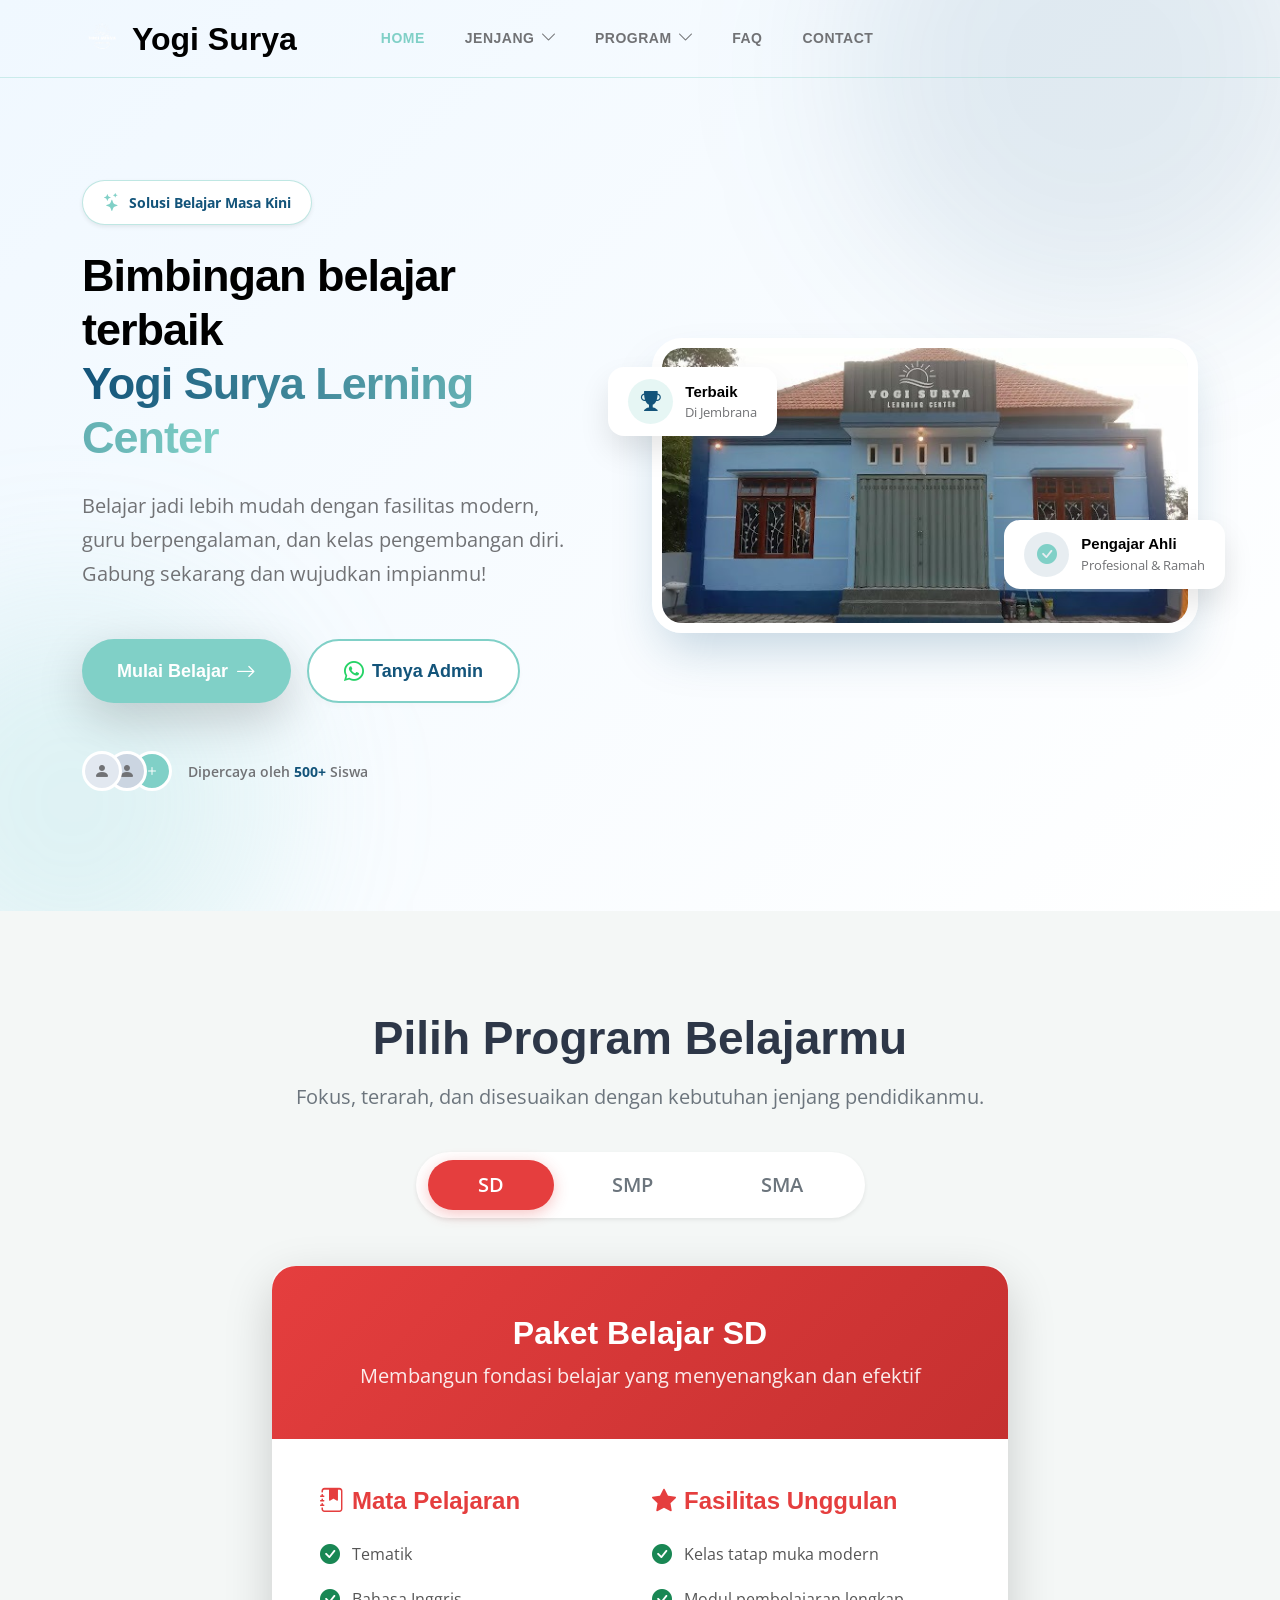
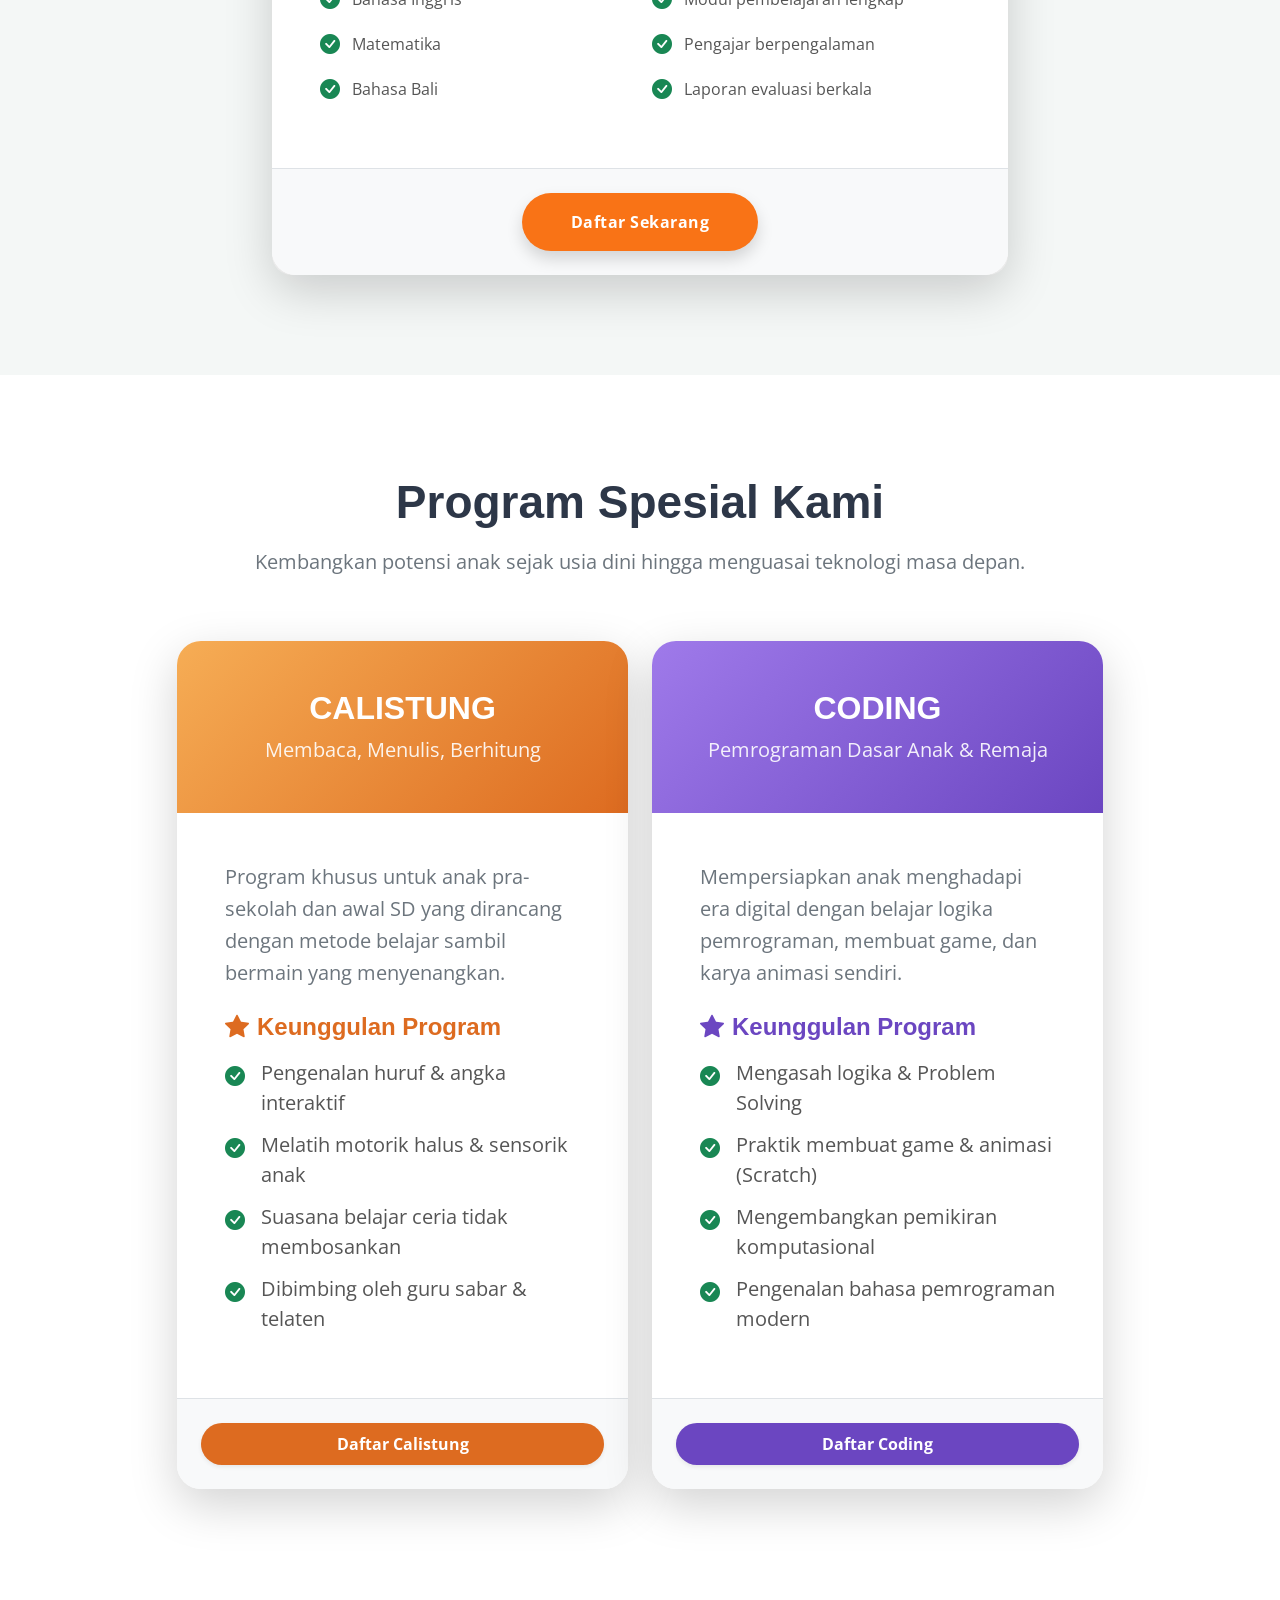
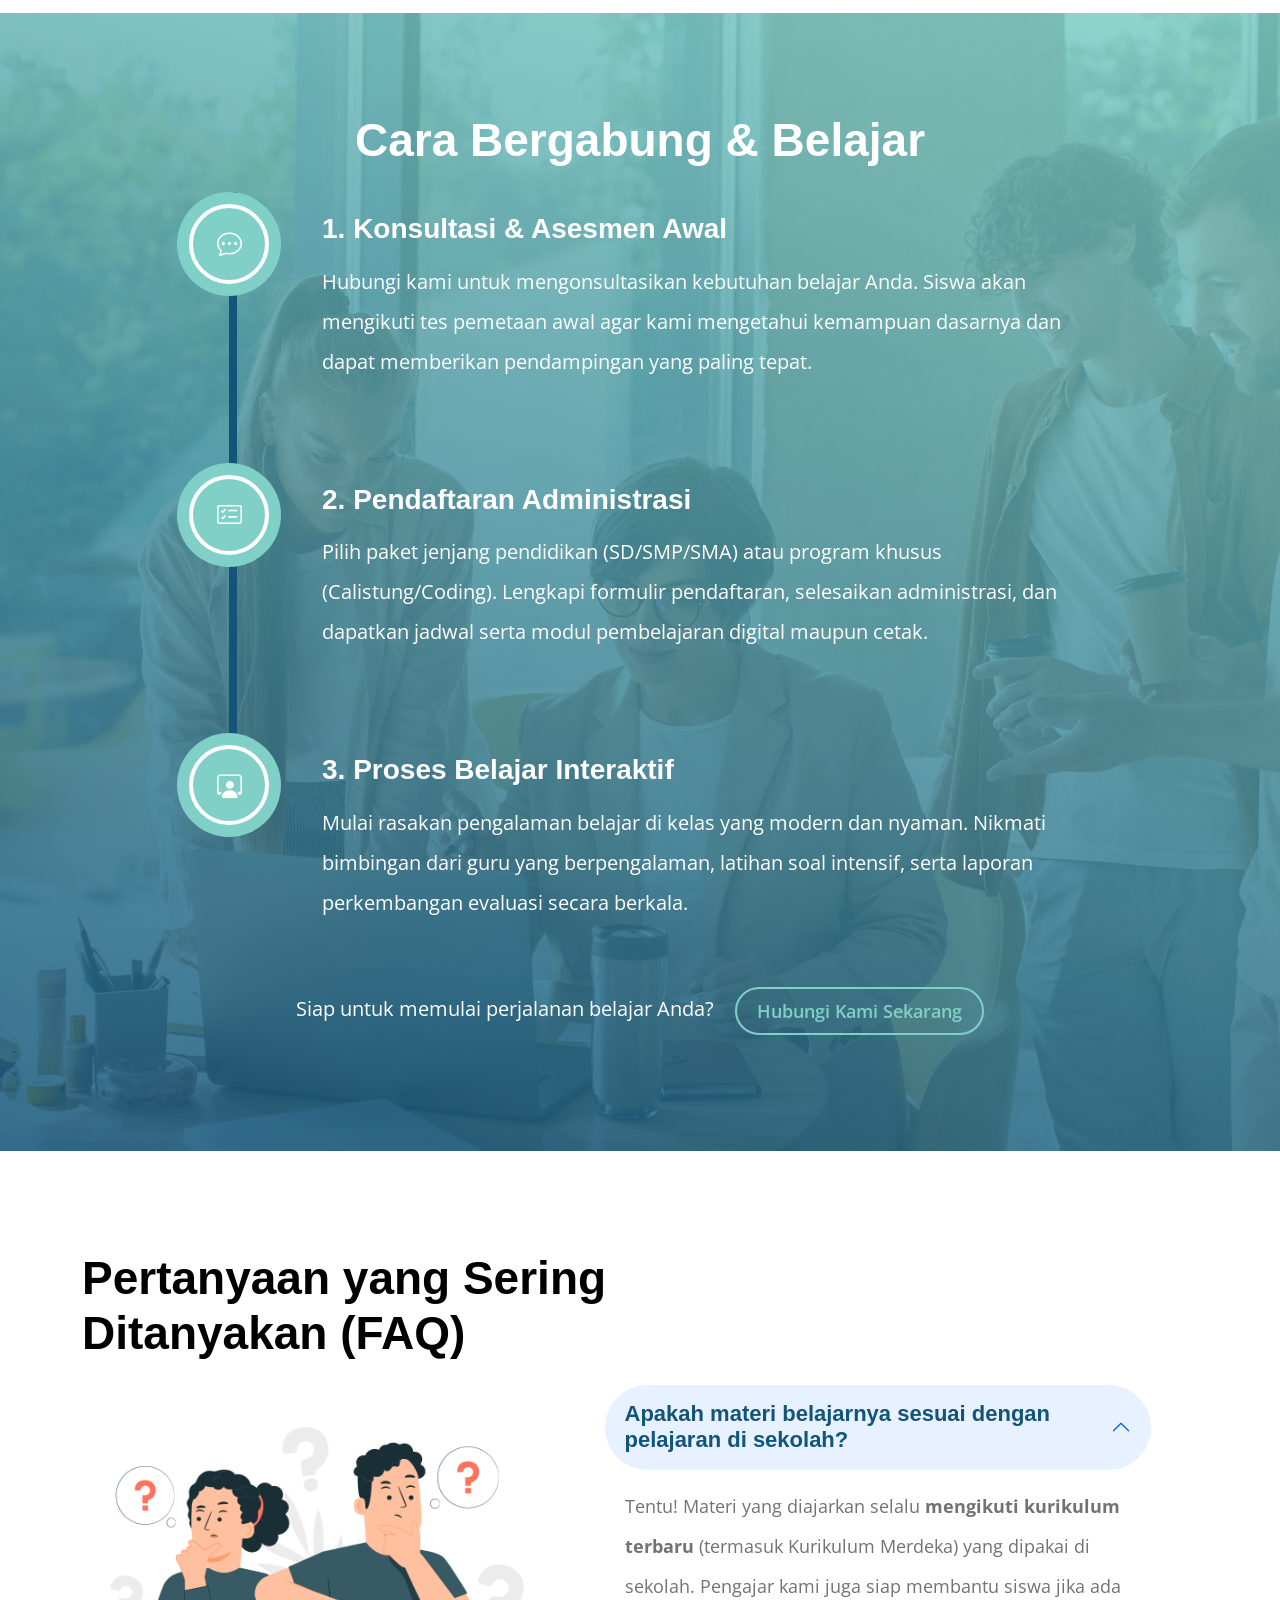
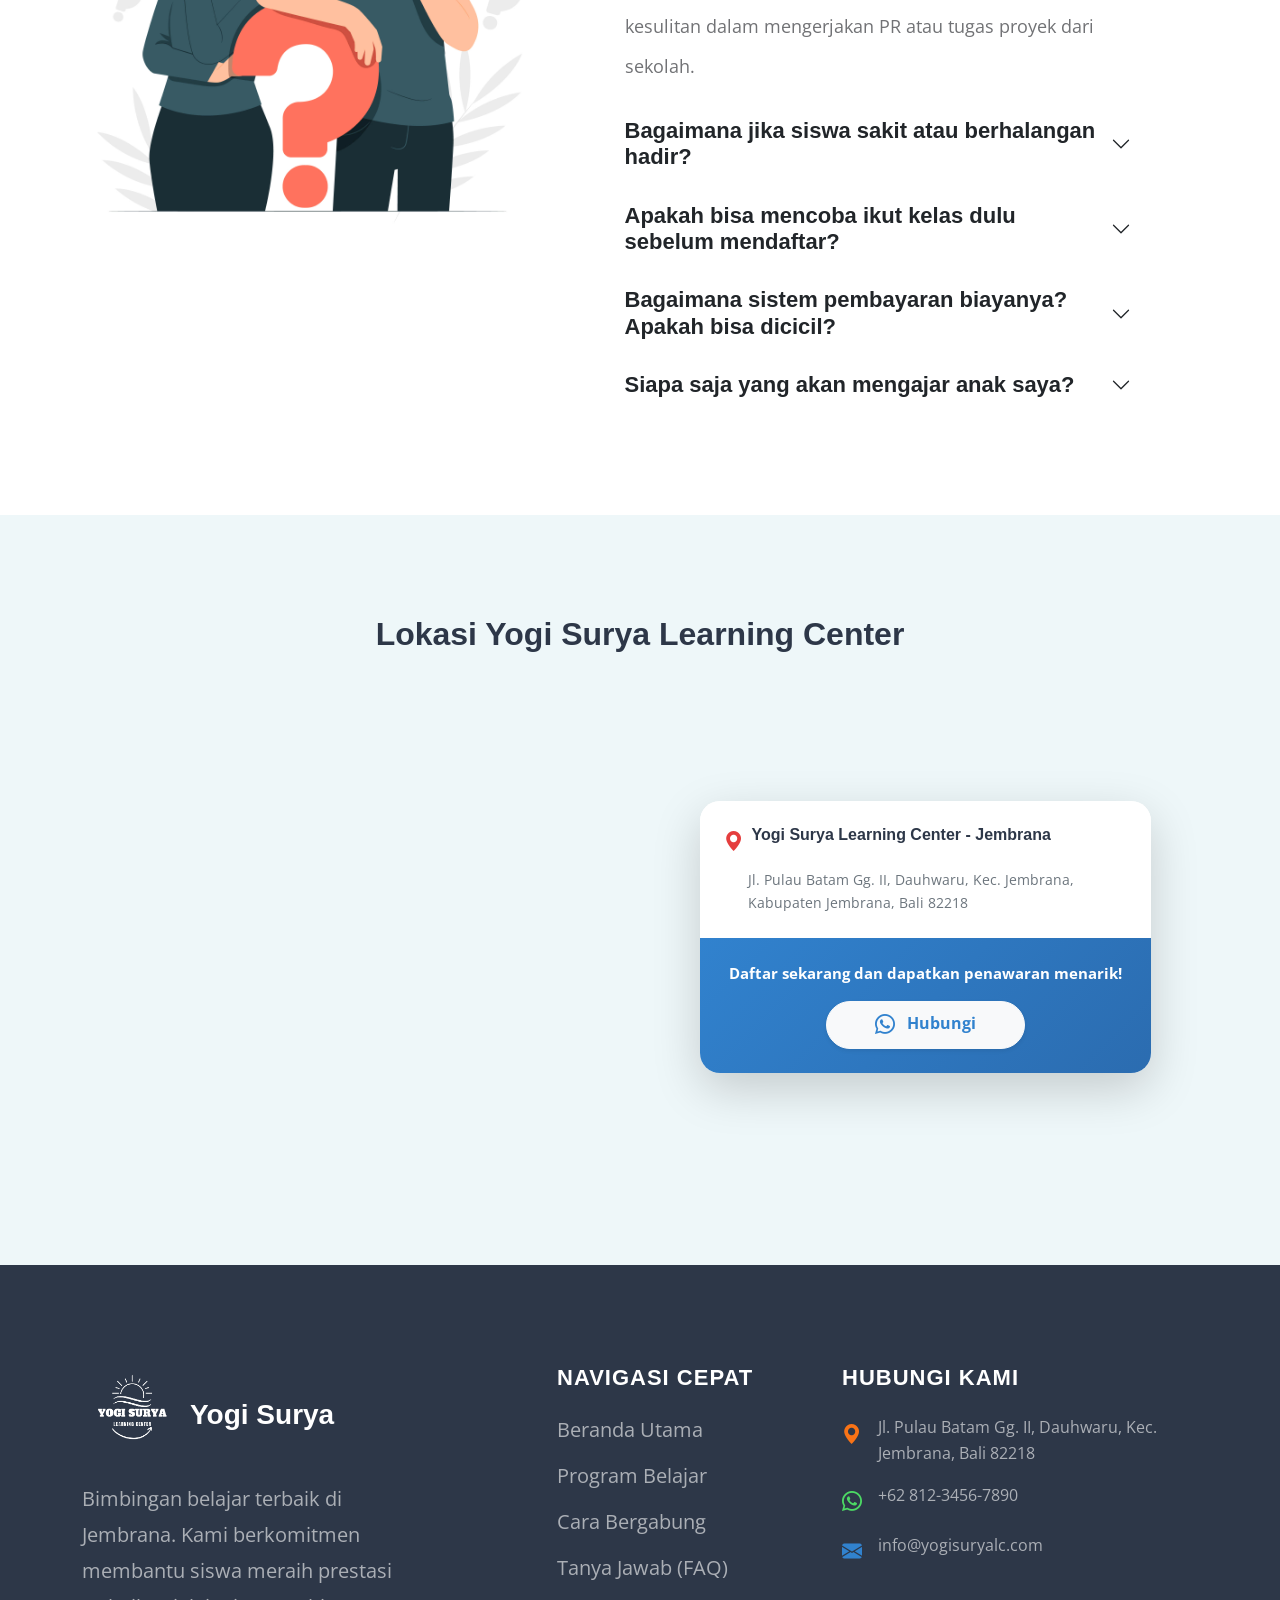
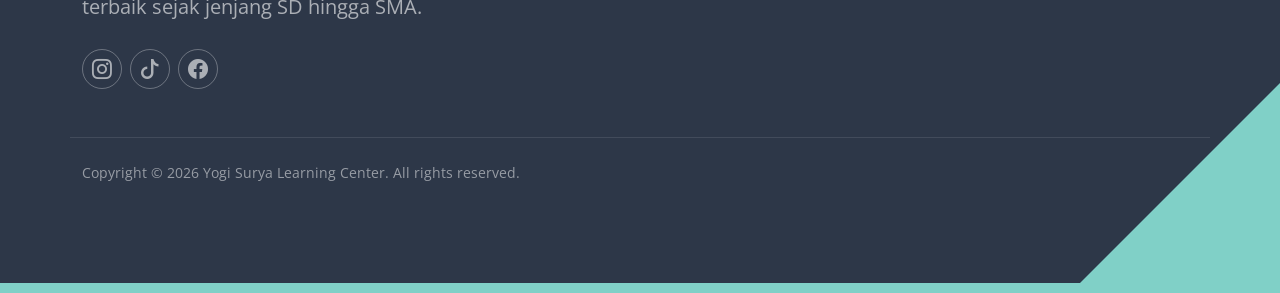
<file: index.html>
<!doctype html>
<html lang="en">
    <head>
        <meta charset="utf-8">
        <meta name="viewport" content="width=device-width, initial-scale=1">

        <meta name="description" content="">
        <meta name="author" content="">

        <title>Yogi Surya Learning Center</title>

        <!-- CSS FILES -->        
        <link rel="preconnect" href="https://fonts.googleapis.com">
        
        <link rel="preconnect" href="https://fonts.gstatic.com" crossorigin>

        <link href="https://fonts.googleapis.com/css2?family=Montserrat:wght@500;600;700&family=Open+Sans&display=swap" rel="stylesheet">
                        
        <link href="css/bootstrap.min.css" rel="stylesheet">

        <link href="css/bootstrap-icons.css" rel="stylesheet">

        <link href="css/templatemo-topic-listing.css" rel="stylesheet">      
<!--

TemplateMo 590 topic listing

https://templatemo.com/tm-590-topic-listing

-->
    </head>
    
    <body id="top">

        <main>
            <style>
                /* Mengubah warna teks navbar menjadi gelap agar terbaca di background terang */
                .navbar .navbar-brand span { color: var(--dark-color) !important; font-weight: var(--font-weight-bold); }
                .navbar-nav .nav-link { color: var(--p-color) !important; font-weight: var(--font-weight-semibold); }
                .navbar-nav .nav-link:hover, .navbar-nav .nav-link.active { color: var(--secondary-color) !important; }
                
                /* Mengubah ikon menu (hamburger) mobile menjadi gelap */
                .navbar-toggler-icon { filter: invert(1); } 
                
                /* Efek saat discroll (Sticky Navbar) */
                .sticky-wrapper.is-sticky .navbar { background-color: var(--white-color) !important; box-shadow: 0 4px 15px rgba(0,0,0,0.05); border-bottom: none; }
            </style>

            <nav class="navbar navbar-expand-lg">
                <div class="container">
                    <a class="navbar-brand d-flex align-items-center" href="index.html">
                        <img src="images/logo.png" class="logo img-fluid" alt="Yogi Surya Learning Center Logo" style="width: 40px; height: 40px; object-fit: cover; border-radius: 50%; margin-right: 10px;">
                        <span>Yogi Surya</span>
                    </a>

                    <div class="d-lg-none ms-auto me-4">
                        <a href="#section_6" class="navbar-icon bi-telephone smoothscroll" style="color: var(--dark-color); background: transparent;"></a>
                    </div>
    
                    <button class="navbar-toggler" type="button" data-bs-toggle="collapse" data-bs-target="#navbarNav" aria-controls="navbarNav" aria-expanded="false" aria-label="Toggle navigation">
                        <span class="navbar-toggler-icon"></span>
                    </button>
    
                    <div class="collapse navbar-collapse" id="navbarNav">
                        <ul class="navbar-nav ms-lg-5 me-lg-auto">
                            <li class="nav-item">
                                <a class="nav-link click-scroll" href="#section_1">Home</a>
                            </li>

                            <li class="nav-item dropdown">
                                <a class="nav-link dropdown-toggle" href="#" id="navbarLightDropdownMenuLink" role="button" data-bs-toggle="dropdown" aria-expanded="false">Jenjang</a>

                                <ul class="dropdown-menu dropdown-menu-light shadow-sm border-0" aria-labelledby="navbarLightDropdownMenuLink" style="border-radius: 12px;">
                                    <li><a class="dropdown-item click-scroll" href="#section_2" onclick="document.getElementById('tab-sd').click()">SD</a></li>
                                    <li><a class="dropdown-item click-scroll" href="#section_2" onclick="document.getElementById('tab-smp').click()">SMP</a></li>
                                    <li><a class="dropdown-item click-scroll" href="#section_2" onclick="document.getElementById('tab-sma').click()">SMA</a></li>
                                </ul>
                            </li>
    
                            <li class="nav-item dropdown">
                                <a class="nav-link dropdown-toggle" href="#" id="navbarLightDropdownMenuLink2" role="button" data-bs-toggle="dropdown" aria-expanded="false">Program</a>

                                <ul class="dropdown-menu dropdown-menu-light shadow-sm border-0" aria-labelledby="navbarLightDropdownMenuLink2" style="border-radius: 12px;">
                                    <li><a class="dropdown-item click-scroll" href="#section_3">CALISTUNG</a></li>
                                    <li><a class="dropdown-item click-scroll" href="#section_3">CODING</a></li>
                                </ul>
                            </li>

                            <li class="nav-item">
                                <a class="nav-link click-scroll" href="#section_5">FAQ</a>
                            </li>
    
                            <li class="nav-item">
                                <a class="nav-link click-scroll" href="#section_6">Contact</a>
                            </li>

                        </ul>
                    </div>
                </div>
            </nav>
            
            <section class="hero-section d-flex align-items-center" id="section_1" style="background: linear-gradient(135deg, var(--section-bg-color) 0%, var(--white-color) 100%); padding-top: 180px; padding-bottom: 120px; position: relative; overflow: hidden;">
                
                <style>
                    /* Animasi melayang untuk elemen kartu di sekitar gambar */
                    @keyframes float {
                        0% { transform: translateY(0px); }
                        50% { transform: translateY(-15px); }
                        100% { transform: translateY(0px); }
                    }
                    .floating-badge {
                        animation: float 4s ease-in-out infinite;
                    }
                    .floating-badge-delayed {
                        animation: float 4s ease-in-out infinite;
                        animation-delay: 2s;
                    }
                    /* Efek hover pada tombol */
                    .btn-hover-lift { transition: all 0.3s ease; }
                    .btn-hover-lift:hover { transform: translateY(-3px); box-shadow: 0 15px 30px rgba(19, 84, 122, 0.2) !important; }
                    .btn-outline-modern:hover { background-color: var(--section-bg-color); transform: translateY(-3px); }
                </style>

                <div style="position: absolute; top: -20%; right: -5%; width: 500px; height: 500px; background: rgba(19, 84, 122, 0.1); filter: blur(80px); border-radius: 50%; z-index: 0;"></div>
                <div style="position: absolute; bottom: -10%; left: -10%; width: 400px; height: 400px; background: rgba(128, 208, 199, 0.2); filter: blur(80px); border-radius: 50%; z-index: 0;"></div>

                <div class="container position-relative" style="z-index: 1;">
                    <div class="row align-items-center">

                        <div class="col-lg-6 col-12 pe-lg-5 mb-5 mb-lg-0 text-center text-lg-start">
                            
                            <div class="mb-4 d-inline-flex align-items-center shadow-sm" style="background: var(--white-color); color: var(--primary-color); padding: 8px 20px; border-radius: 50px; font-size: 14px; font-weight: var(--font-weight-bold); border: 1px solid rgba(128, 208, 199, 0.5);">
                                <i class="bi-stars me-2" style="color: var(--secondary-color); font-size: 18px;"></i> Solusi Belajar Masa Kini
                            </div>

                            <h1 class="mb-4" style="font-size: clamp(36px, 4vw, 45px); font-family: var(--title-font-family); font-weight: var(--font-weight-bold); line-height: 1.2; letter-spacing: -1px; color: var(--dark-color);">
                                Bimbingan belajar terbaik <br>
                                <span style="background: linear-gradient(90deg, var(--primary-color), var(--secondary-color)); -webkit-background-clip: text; -webkit-text-fill-color: transparent;">Yogi Surya Lerning Center</span>
                            </h1>

                            <p class="mb-5 mx-auto mx-lg-0" style="font-size: var(--p-font-size); color: var(--p-color); font-family: var(--body-font-family); line-height: 1.7; max-width: 500px;">
                                Belajar jadi lebih mudah dengan fasilitas modern, guru berpengalaman, dan kelas pengembangan diri. Gabung sekarang dan wujudkan impianmu!
                            </p>

                            <div class="d-flex flex-column flex-sm-row justify-content-center justify-content-lg-start gap-3">
                                <a href="#section_2" class="btn text-white rounded-pill shadow-lg btn-hover-lift d-flex align-items-center justify-content-center click-scroll" style="background: var(--custom-btn-bg-color); font-family: var(--title-font-family); font-weight: var(--font-weight-semibold); font-size: var(--btn-font-size); padding: 15px 35px; border: none; transition: 0.3s;" onmouseover="this.style.backgroundColor='var(--custom-btn-bg-hover-color)'" onmouseout="this.style.backgroundColor='var(--custom-btn-bg-color)'">
                                    Mulai Belajar <i class="bi-arrow-right ms-2 fs-5"></i>
                                </a>
                                
                                <a href="https://wa.me/6281234567890" target="_blank" class="btn rounded-pill btn-outline-modern d-flex align-items-center justify-content-center" style="background: var(--white-color); color: var(--primary-color); font-family: var(--title-font-family); font-weight: var(--font-weight-semibold); font-size: var(--btn-font-size); padding: 15px 35px; border: 2px solid var(--secondary-color); box-shadow: 0 4px 6px rgba(0,0,0,0.02);">
                                    <i class="bi-whatsapp me-2 fs-5" style="color: #25D366;"></i> Tanya Admin
                                </a>
                            </div>

                            <div class="mt-5 d-flex align-items-center justify-content-center justify-content-lg-start">
                                <div class="d-flex me-3">
                                    <div style="width: 40px; height: 40px; border-radius: 50%; background: #e2e8f0; border: 3px solid var(--white-color); display: flex; align-items: center; justify-content: center; z-index: 3;"><i class="bi-person-fill" style="color: var(--p-color);"></i></div>
                                    <div style="width: 40px; height: 40px; border-radius: 50%; background: #cbd5e1; border: 3px solid var(--white-color); display: flex; align-items: center; justify-content: center; margin-left: -15px; z-index: 2;"><i class="bi-person-fill" style="color: var(--p-color);"></i></div>
                                    <div style="width: 40px; height: 40px; border-radius: 50%; background: var(--secondary-color); border: 3px solid var(--white-color); display: flex; align-items: center; justify-content: center; margin-left: -15px; z-index: 1;"><i class="bi-plus text-white fw-bold"></i></div>
                                </div>
                                <div style="font-size: 14px; color: var(--p-color); font-weight: var(--font-weight-semibold); font-family: var(--body-font-family);">
                                    Dipercaya oleh <span style="color: var(--primary-color); font-weight: var(--font-weight-bold);">500+</span> Siswa
                                </div>
                            </div>
                        </div>

                        <div class="col-lg-6 col-12 mt-5 mt-lg-0 position-relative text-center">
                            
                            <div class="position-relative d-inline-block">
                                <img src="images/kantor.jpg" class="img-fluid" alt="Gedung Bimbel Yogi Surya" style="border-radius: 30px; box-shadow: 0 25px 50px -12px rgba(19, 84, 122, 0.25); border: 10px solid var(--white-color); object-fit: cover; max-height: 480px; position: relative; z-index: 2;">
                                
                                <div class="floating-badge position-absolute" style="top: 10%; left: -8%; background: var(--white-color); padding: 12px 20px; border-radius: 16px; box-shadow: 0 15px 30px rgba(0,0,0,0.1); display: flex; align-items: center; z-index: 3;">
                                    <div style="background: rgba(128, 208, 199, 0.2); color: var(--primary-color); width: 45px; height: 45px; border-radius: 50%; display: flex; justify-content: center; align-items: center; margin-right: 12px;">
                                        <i class="bi-trophy-fill fs-5"></i>
                                    </div>
                                    <div class="text-start">
                                        <p class="mb-0" style="color: var(--dark-color); font-size: 15px; font-weight: var(--font-weight-bold); font-family: var(--title-font-family);">Terbaik</p>
                                        <p class="mb-0" style="color: var(--p-color); font-size: 13px; font-family: var(--body-font-family);">Di Jembrana</p>
                                    </div>
                                </div>

                                <div class="floating-badge-delayed position-absolute" style="bottom: 15%; right: -5%; background: var(--white-color); padding: 12px 20px; border-radius: 16px; box-shadow: 0 15px 30px rgba(0,0,0,0.1); display: flex; align-items: center; z-index: 3;">
                                    <div style="background: rgba(19, 84, 122, 0.1); color: var(--secondary-color); width: 45px; height: 45px; border-radius: 50%; display: flex; justify-content: center; align-items: center; margin-right: 12px;">
                                        <i class="bi-check-circle-fill fs-5"></i>
                                    </div>
                                    <div class="text-start">
                                        <p class="mb-0" style="color: var(--dark-color); font-size: 15px; font-weight: var(--font-weight-bold); font-family: var(--title-font-family);">Pengajar Ahli</p>
                                        <p class="mb-0" style="color: var(--p-color); font-size: 13px; font-family: var(--body-font-family);">Profesional & Ramah</p>
                                    </div>
                                </div>
                            </div>

                        </div>

                    </div>
                </div>
            </section>


            <section class="explore-section section-padding" id="section_2" style="background-color: #f4f7f6;">
                <style>
                    /* Style untuk Tab Navigasi */
                    .nav-pills .nav-link { color: #6c757d; transition: all 0.3s ease; font-weight: 600; border: 2px solid transparent; }
                    .nav-pills .nav-link:hover { color: #333; background-color: #f8f9fa; }
                    
                    /* Warna Kustom saat Tab Aktif */
                    .nav-pills .nav-link#tab-sd.active { background-color: #e53e3e !important; color: white !important; box-shadow: 0 4px 15px rgba(229, 62, 62, 0.3); }
                    .nav-pills .nav-link#tab-smp.active { background-color: #3182ce !important; color: white !important; box-shadow: 0 4px 15px rgba(49, 130, 206, 0.3); }
                    .nav-pills .nav-link#tab-sma.active { background-color: #718096 !important; color: white !important; box-shadow: 0 4px 15px rgba(45, 55, 72, 0.3); }
                    
                    /* Custom List Icon */
                    .feature-list { list-style: none; padding-left: 0; }
                    .feature-list li { margin-bottom: 15px; display: flex; align-items: center; color: #555; font-size: 16px; }
                    .feature-list li i { font-size: 20px; margin-right: 12px; }
                </style>

                <div class="container">
                    <div class="row mb-5">
                        <div class="col-12 text-center">
                            <h2 class="mb-3" style="font-weight: 700; color: #2d3748;">Pilih Program Belajarmu</h2>
                            <p class="text-muted">Fokus, terarah, dan disesuaikan dengan kebutuhan jenjang pendidikanmu.</p>
                        </div>

                        <div class="col-12 d-flex justify-content-center mt-4">
                            <ul class="nav nav-pills bg-white p-2 shadow-sm" id="pills-tab" role="tablist" style="border-radius: 50px;">
                                <li class="nav-item" role="presentation">
                                    <button class="nav-link active px-5 py-2 mx-1" id="tab-sd" data-bs-toggle="pill" data-bs-target="#content-sd" type="button" role="tab" style="border-radius: 50px;">SD</button>
                                </li>
                                <li class="nav-item" role="presentation">
                                    <button class="nav-link px-5 py-2 mx-1" id="tab-smp" data-bs-toggle="pill" data-bs-target="#content-smp" type="button" role="tab" style="border-radius: 50px;">SMP</button>
                                </li>
                                <li class="nav-item" role="presentation">
                                    <button class="nav-link px-5 py-2 mx-1" id="tab-sma" data-bs-toggle="pill" data-bs-target="#content-sma" type="button" role="tab" style="border-radius: 50px;">SMA</button>
                                </li>
                            </ul>
                        </div>
                    </div>

                    <div class="row justify-content-center">
                        <div class="col-lg-8 col-md-10">
                            <div class="tab-content" id="pills-tabContent">
                                
                                <div class="tab-pane fade show active" id="content-sd" role="tabpanel" tabindex="0">
                                    <div class="card border-0 shadow-lg" style="border-radius: 24px; overflow: hidden;">
                                        <div class="p-5 text-center position-relative" style="background: linear-gradient(135deg, #e53e3e 0%, #c53030 100%);">
                                            <h3 class="mb-2 fw-bold text-white">Paket Belajar SD</h3>
                                            <p class="mb-0 text-white" style="opacity: 0.9;">Membangun fondasi belajar yang menyenangkan dan efektif</p>
                                        </div>
                                        
                                        <div class="p-5 bg-white">
                                            <div class="row">
                                                <div class="col-md-6 mb-4 mb-md-0">
                                                    <h5 class="fw-bold mb-4" style="color: #e53e3e;"><i class="bi-journal-bookmark-fill me-2"></i>Mata Pelajaran</h5>
                                                    <ul class="feature-list">
                                                        <li><i class="bi-check-circle-fill text-success"></i> Tematik</li>
                                                        <li><i class="bi-check-circle-fill text-success"></i> Bahasa Inggris</li>
                                                        <li><i class="bi-check-circle-fill text-success"></i> Matematika</li>
                                                        <li><i class="bi-check-circle-fill text-success"></i> Bahasa Bali</li>
                                                    </ul>
                                                </div>
                                                <div class="col-md-6">
                                                    <h5 class="fw-bold mb-4" style="color: #e53e3e;"><i class="bi-star-fill me-2"></i>Fasilitas Unggulan</h5>
                                                    <ul class="feature-list">
                                                        <li><i class="bi-check-circle-fill text-success"></i> Kelas tatap muka modern</li>
                                                        <li><i class="bi-check-circle-fill text-success"></i> Modul pembelajaran lengkap</li>
                                                        <li><i class="bi-check-circle-fill text-success"></i> Pengajar berpengalaman</li>
                                                        <li><i class="bi-check-circle-fill text-success"></i> Laporan evaluasi berkala</li>
                                                    </ul>
                                                </div>
                                            </div>
                                        </div>

                                        <div class="p-4 text-center bg-light border-top">
                                            <a href="#" class="btn rounded-pill px-5 py-3 text-white fw-bold shadow" style="background-color: #f97316; font-size: 16px; letter-spacing: 0.5px;">Daftar Sekarang</a>
                                        </div>
                                    </div>
                                </div>
                                <div class="tab-pane fade" id="content-smp" role="tabpanel" tabindex="0">
                                    <div class="card border-0 shadow-lg" style="border-radius: 24px; overflow: hidden;">
                                        <div class="p-5 text-center position-relative" style="background: linear-gradient(135deg, #3182ce 0%, #2b6cb0 100%);">
                                            <h3 class="mb-2 fw-bold text-white">Paket Belajar SMP</h3>
                                            <p class="mb-0 text-white" style="opacity: 0.9;">Penguatan konsep dan persiapan akademik tingkat menengah</p>
                                        </div>
                                        
                                        <div class="p-5 bg-white">
                                            <div class="row">
                                                <div class="col-md-6 mb-4 mb-md-0">
                                                    <h5 class="fw-bold mb-4" style="color: #3182ce;"><i class="bi-journal-bookmark-fill me-2"></i>Mata Pelajaran</h5>
                                                    <ul class="feature-list">
                                                        <li><i class="bi-check-circle-fill text-success"></i> Bahasa Inggris</li>
                                                        <li><i class="bi-check-circle-fill text-success"></i> Matematika</li>
                                                        <li><i class="bi-check-circle-fill text-success"></i> Ilmu Pengetahuan Alam (IPA)</li>
                                                    </ul>
                                                </div>
                                                <div class="col-md-6">
                                                    <h5 class="fw-bold mb-4" style="color: #3182ce;"><i class="bi-star-fill me-2"></i>Fasilitas Unggulan</h5>
                                                    <ul class="feature-list">
                                                        <li><i class="bi-check-circle-fill text-success"></i> Kelas tatap muka modern</li>
                                                        <li><i class="bi-check-circle-fill text-success"></i> Modul pembelajaran lengkap</li>
                                                        <li><i class="bi-check-circle-fill text-success"></i> Pendalaman materi ujian</li>
                                                        <li><i class="bi-check-circle-fill text-success"></i> Laporan evaluasi berkala</li>
                                                    </ul>
                                                </div>
                                            </div>
                                        </div>

                                        <div class="p-4 text-center bg-light border-top">
                                            <a href="#" class="btn rounded-pill px-5 py-3 text-white fw-bold shadow" style="background-color: #f97316; font-size: 16px; letter-spacing: 0.5px;">Daftar Sekarang</a>
                                        </div>
                                    </div>
                                </div>
                               <div class="tab-pane fade" id="content-sma" role="tabpanel" tabindex="0">
                                    <div class="card border-0 shadow-lg" style="border-radius: 24px; overflow: hidden;">
                                        <div class="p-5 text-center position-relative" style="background: linear-gradient(135deg, #718096 0%, #4A5568 100%);">
                                            <h3 class="mb-2 fw-bold text-white">Paket Belajar SMA</h3>
                                            <p class="mb-0 text-white" style="opacity: 0.9;">Fokus sukses ujian sekolah dan persiapan menuju perguruan tinggi</p>
                                        </div>
                                        
                                        <div class="p-5 bg-white">
                                            <div class="row">
                                                <div class="col-md-6 mb-4 mb-md-0">
                                                    <h5 class="fw-bold mb-4" style="color: #718096;"><i class="bi-journal-bookmark-fill me-2"></i>Mata Pelajaran</h5>
                                                    <ul class="feature-list">
                                                        <li><i class="bi-check-circle-fill text-success"></i> Bahasa Inggris</li>
                                                        <li><i class="bi-check-circle-fill text-success"></i> Matematika</li>
                                                        <li><i class="bi-check-circle-fill text-success"></i> Ilmu Pengetahuan Alam (IPA)</li>
                                                    </ul>
                                                </div>
                                                <div class="col-md-6">
                                                    <h5 class="fw-bold mb-4" style="color: #718096;"><i class="bi-star-fill me-2"></i>Fasilitas Unggulan</h5>
                                                    <ul class="feature-list">
                                                        <li><i class="bi-check-circle-fill text-success"></i> Kelas tatap muka modern</li>
                                                        <li><i class="bi-check-circle-fill text-success"></i> Bank soal komprehensif</li>
                                                        <li><i class="bi-check-circle-fill text-success"></i> Rasionalisasi nilai & jurusan</li>
                                                        <li><i class="bi-check-circle-fill text-success"></i> Pengajar ahli di bidangnya</li>
                                                    </ul>
                                                </div>
                                            </div>
                                        </div>

                                        <div class="p-4 text-center bg-light border-top">
                                            <a href="#" class="btn rounded-pill px-5 py-3 text-white fw-bold shadow" style="background-color: #f97316; font-size: 16px; letter-spacing: 0.5px;">Daftar Sekarang</a>
                                        </div>
                                    </div>
                                </div>
                                </div>
                        </div>
                    </div>
                </div>
            </section>

            <section class="explore-section section-padding" id="section_3" style="background-color: #ffffff;">
                <div class="container">
                    <div class="row mb-5">
                        <div class="col-12 text-center">
                            <h2 class="mb-3" style="font-weight: 700; color: #2d3748;">Program Spesial Kami</h2>
                            <p class="text-muted">Kembangkan potensi anak sejak usia dini hingga menguasai teknologi masa depan.</p>
                        </div>
                    </div>

                    <div class="row justify-content-center">
                        
                        <div class="col-lg-5 col-md-6 col-12 mb-4">
                            <div class="card border-0 shadow-lg h-100" style="border-radius: 24px; overflow: hidden; transition: transform 0.3s ease;">
                                <div class="p-5 text-center position-relative" style="background: linear-gradient(135deg, #f6ad55 0%, #dd6b20 100%);">
                                    <h3 class="mb-2 fw-bold text-white">CALISTUNG</h3>
                                    <p class="mb-0 text-white" style="opacity: 0.9;">Membaca, Menulis, Berhitung</p>
                                </div>
                                
                                <div class="p-5 bg-white flex-grow-1">
                                    <p class="text-muted mb-4" style="line-height: 1.6;">Program khusus untuk anak pra-sekolah dan awal SD yang dirancang dengan metode belajar sambil bermain yang menyenangkan.</p>
                                    
                                    <h5 class="fw-bold mb-3" style="color: #dd6b20;"><i class="bi-star-fill me-2"></i>Keunggulan Program</h5>
                                    <ul style="list-style: none; padding-left: 0;">
                                        <li style="margin-bottom: 12px; display: flex; align-items: start; color: #555;">
                                            <i class="bi-check-circle-fill text-success me-3 mt-1"></i> Pengenalan huruf & angka interaktif
                                        </li>
                                        <li style="margin-bottom: 12px; display: flex; align-items: start; color: #555;">
                                            <i class="bi-check-circle-fill text-success me-3 mt-1"></i> Melatih motorik halus & sensorik anak
                                        </li>
                                        <li style="margin-bottom: 12px; display: flex; align-items: start; color: #555;">
                                            <i class="bi-check-circle-fill text-success me-3 mt-1"></i> Suasana belajar ceria tidak membosankan
                                        </li>
                                        <li style="margin-bottom: 12px; display: flex; align-items: start; color: #555;">
                                            <i class="bi-check-circle-fill text-success me-3 mt-1"></i> Dibimbing oleh guru sabar & telaten
                                        </li>
                                    </ul>
                                </div>

                                <div class="p-4 text-center bg-light border-top mt-auto">
                                    <a href="#" class="btn rounded-pill px-5 py-2 text-white fw-bold shadow-sm w-100" style="background-color: #dd6b20; transition: 0.3s;">Daftar Calistung</a>
                                </div>
                            </div>
                        </div>

                        <div class="col-lg-5 col-md-6 col-12 mb-4">
                            <div class="card border-0 shadow-lg h-100" style="border-radius: 24px; overflow: hidden; transition: transform 0.3s ease;">
                                <div class="p-5 text-center position-relative" style="background: linear-gradient(135deg, #9f7aea 0%, #6b46c1 100%);">
                                    <h3 class="mb-2 fw-bold text-white">CODING</h3>
                                    <p class="mb-0 text-white" style="opacity: 0.9;">Pemrograman Dasar Anak & Remaja</p>
                                </div>
                                
                                <div class="p-5 bg-white flex-grow-1">
                                    <p class="text-muted mb-4" style="line-height: 1.6;">Mempersiapkan anak menghadapi era digital dengan belajar logika pemrograman, membuat game, dan karya animasi sendiri.</p>
                                    
                                    <h5 class="fw-bold mb-3" style="color: #6b46c1;"><i class="bi-star-fill me-2"></i>Keunggulan Program</h5>
                                    <ul style="list-style: none; padding-left: 0;">
                                        <li style="margin-bottom: 12px; display: flex; align-items: start; color: #555;">
                                            <i class="bi-check-circle-fill text-success me-3 mt-1"></i> Mengasah logika & Problem Solving
                                        </li>
                                        <li style="margin-bottom: 12px; display: flex; align-items: start; color: #555;">
                                            <i class="bi-check-circle-fill text-success me-3 mt-1"></i> Praktik membuat game & animasi (Scratch)
                                        </li>
                                        <li style="margin-bottom: 12px; display: flex; align-items: start; color: #555;">
                                            <i class="bi-check-circle-fill text-success me-3 mt-1"></i> Mengembangkan pemikiran komputasional
                                        </li>
                                        <li style="margin-bottom: 12px; display: flex; align-items: start; color: #555;">
                                            <i class="bi-check-circle-fill text-success me-3 mt-1"></i> Pengenalan bahasa pemrograman modern
                                        </li>
                                    </ul>
                                </div>

                                <div class="p-4 text-center bg-light border-top mt-auto">
                                    <a href="#" class="btn rounded-pill px-5 py-2 text-white fw-bold shadow-sm w-100" style="background-color: #6b46c1; transition: 0.3s;">Daftar Coding</a>
                                </div>
                            </div>
                        </div>

                    </div>
                </div>
            </section>

            <section class="timeline-section section-padding" id="section_4">
                <div class="section-overlay"></div>

                <div class="container">
                    <div class="row">

                        <div class="col-12 text-center">
                            <h2 class="text-white mb-4">Cara Bergabung & Belajar</h1>
                        </div>

                        <div class="col-lg-10 col-12 mx-auto">
                            <div class="timeline-container">
                                <ul class="vertical-scrollable-timeline" id="vertical-scrollable-timeline">
                                    <div class="list-progress">
                                        <div class="inner"></div>
                                    </div>

                                    <li>
                                        <h4 class="text-white mb-3">1. Konsultasi & Asesmen Awal</h4>

                                        <p class="text-white">Hubungi kami untuk mengonsultasikan kebutuhan belajar Anda. Siswa akan mengikuti tes pemetaan awal agar kami mengetahui kemampuan dasarnya dan dapat memberikan pendampingan yang paling tepat.</p>

                                        <div class="icon-holder">
                                            <i class="bi-chat-dots"></i>
                                        </div>
                                    </li>
                                    
                                    <li>
                                        <h4 class="text-white mb-3">2. Pendaftaran Administrasi</h4>

                                        <p class="text-white">Pilih paket jenjang pendidikan (SD/SMP/SMA) atau program khusus (Calistung/Coding). Lengkapi formulir pendaftaran, selesaikan administrasi, dan dapatkan jadwal serta modul pembelajaran digital maupun cetak.</p>

                                        <div class="icon-holder">
                                            <i class="bi-card-checklist"></i>
                                        </div>
                                    </li>

                                    <li>
                                        <h4 class="text-white mb-3">3. Proses Belajar Interaktif</h4>

                                        <p class="text-white">Mulai rasakan pengalaman belajar di kelas yang modern dan nyaman. Nikmati bimbingan dari guru yang berpengalaman, latihan soal intensif, serta laporan perkembangan evaluasi secara berkala.</p>

                                        <div class="icon-holder">
                                            <i class="bi-person-workspace"></i>
                                        </div>
                                    </li>
                                </ul>
                            </div>
                        </div>

                        <div class="col-12 text-center mt-5">
                            <p class="text-white">
                                Siap untuk memulai perjalanan belajar Anda?
                                <a href="#" class="btn custom-btn custom-border-btn ms-3 click-scroll">Hubungi Kami Sekarang</a>
                            </p>
                        </div>
                    </div>
                </div>
            </section>


           <section class="faq-section section-padding" id="section_5">
                <div class="container">
                    <div class="row">

                        <div class="col-lg-6 col-12">
                            <h2 class="mb-4">Pertanyaan yang Sering Ditanyakan (FAQ)</h2>
                        </div>

                        <div class="clearfix"></div>

                        <div class="col-lg-5 col-12">
                            <img src="images/faq_graphic.jpg" class="img-fluid" alt="FAQs Yogi Surya LC">
                        </div>

                        <div class="col-lg-6 col-12 m-auto">
                            <div class="accordion" id="accordionExample">
                                
                                <div class="accordion-item">
                                    <h2 class="accordion-header" id="headingOne">
                                        <button class="accordion-button" type="button" data-bs-toggle="collapse" data-bs-target="#collapseOne" aria-expanded="true" aria-controls="collapseOne">
                                        Apakah materi belajarnya sesuai dengan pelajaran di sekolah?
                                        </button>
                                    </h2>

                                    <div id="collapseOne" class="accordion-collapse collapse show" aria-labelledby="headingOne" data-bs-parent="#accordionExample">
                                        <div class="accordion-body">
                                            Tentu! Materi yang diajarkan selalu <strong>mengikuti kurikulum terbaru</strong> (termasuk Kurikulum Merdeka) yang dipakai di sekolah. Pengajar kami juga siap membantu siswa jika ada kesulitan dalam mengerjakan PR atau tugas proyek dari sekolah.
                                        </div>
                                    </div>
                                </div>

                                <div class="accordion-item">
                                    <h2 class="accordion-header" id="headingTwo">
                                        <button class="accordion-button collapsed" type="button" data-bs-toggle="collapse" data-bs-target="#collapseTwo" aria-expanded="false" aria-controls="collapseTwo">
                                        Bagaimana jika siswa sakit atau berhalangan hadir?
                                    </button>
                                    </h2>

                                    <div id="collapseTwo" class="accordion-collapse collapse" aria-labelledby="headingTwo" data-bs-parent="#accordionExample">
                                        <div class="accordion-body">
                                            Jangan khawatir! Siswa yang berhalangan hadir karena sakit atau urusan mendesak <strong>tidak akan kehilangan materi</strong>. Kami menyediakan opsi kelas pengganti (make-up class) atau sesi konsultasi tambahan sesuai kesepakatan jadwal dengan pengajar.
                                        </div>
                                    </div>
                                </div>

                                <div class="accordion-item">
                                    <h2 class="accordion-header" id="headingThree">
                                        <button class="accordion-button collapsed" type="button" data-bs-toggle="collapse" data-bs-target="#collapseThree" aria-expanded="false" aria-controls="collapseThree">
                                        Apakah bisa mencoba ikut kelas dulu sebelum mendaftar?
                                    </button>
                                    </h2>

                                    <div id="collapseThree" class="accordion-collapse collapse" aria-labelledby="headingThree" data-bs-parent="#accordionExample">
                                        <div class="accordion-body">
                                            Pasti! Kami sangat menyarankan orang tua dan siswa untuk mengikuti <strong>Sesi Uji Coba Gratis (Free Trial)</strong> terlebih dahulu. Tujuannya agar siswa bisa merasakan langsung suasana kelas yang seru dan pengajar yang sabar, sehingga lebih yakin untuk bergabung.
                                        </div>
                                    </div>
                                </div>

                                <div class="accordion-item">
                                    <h2 class="accordion-header" id="headingFour">
                                        <button class="accordion-button collapsed" type="button" data-bs-toggle="collapse" data-bs-target="#collapseFour" aria-expanded="false" aria-controls="collapseFour">
                                        Bagaimana sistem pembayaran biayanya? Apakah bisa dicicil?
                                    </button>
                                    </h2>

                                    <div id="collapseFour" class="accordion-collapse collapse" aria-labelledby="headingFour" data-bs-parent="#accordionExample">
                                        <div class="accordion-body">
                                            Kami sangat memahami kebutuhan orang tua. Pembayaran dapat dilakukan secara tunai maupun transfer. Selain pembayaran per bulan, kami juga menyediakan <strong>paket per semester dengan diskon khusus</strong> dan opsi cicilan yang sangat meringankan.
                                        </div>
                                    </div>
                                </div>

                                <div class="accordion-item">
                                    <h2 class="accordion-header" id="headingFive">
                                        <button class="accordion-button collapsed" type="button" data-bs-toggle="collapse" data-bs-target="#collapseFive" aria-expanded="false" aria-controls="collapseFive">
                                        Siapa saja yang akan mengajar anak saya?
                                    </button>
                                    </h2>

                                    <div id="collapseFive" class="accordion-collapse collapse" aria-labelledby="headingFive" data-bs-parent="#accordionExample">
                                        <div class="accordion-body">
                                            Tim pengajar di Yogi Surya adalah <strong>tenaga pendidik muda yang profesional, kompeten di bidangnya, dan ramah</strong>. Mereka dilatih khusus untuk dapat menjelaskan materi rumit dengan bahasa yang mudah dipahami, layaknya belajar dengan kakak sendiri.
                                        </div>
                                    </div>
                                </div>

                            </div>
                        </div>

                    </div>
                </div>
            </section>


            <section class="contact-section section-padding" id="section_6" style="background-color: #eef7f9;">
                <div class="container">
                    
                    <div class="row mb-5">
                        <div class="col-12 text-center">
                            <h3 class="fw-bold" style="color: #2d3748;">Lokasi Yogi Surya Learning Center</h3>

                        </div>
                    </div>

                    <div class="row align-items-center justify-content-center">

                        <div class="col-lg-6 col-12 mb-5 mb-lg-0 pe-lg-4">
                            <iframe src="https://www.google.com/maps/embed?pb=!1m18!1m12!1m3!1d4857.110317302876!2d114.6393852!3d-8.365625399999999!2m3!1f0!2f0!3f0!3m2!1i1024!2i768!4f13.1!3m3!1m2!1s0x2dd16304c8ec33b7%3A0xc412da3644c0822d!2sLes%20Yogi%20Surya!5e1!3m2!1sid!2sid!4v1776772422781!5m2!1sid!2sid" width="600" height="450" style="border:0;" allowfullscreen="" loading="lazy" referrerpolicy="no-referrer-when-downgrade"></iframe>
                        </div>

                        <div class="col-lg-5 col-12">
                            
                            <div class="card shadow-lg border-0" style="border-radius: 20px; overflow: hidden;">
                                
                                <div class="p-4 bg-white">
                                    <h5 class="fw-bold mb-3 d-flex align-items-start" style="color: #2d3748; font-size: 16px;">
                                        <i class="bi-geo-alt-fill me-2 mt-1" style="color: #e53e3e; font-size: 20px;"></i> 
                                        Yogi Surya Learning Center - Jembrana
                                    </h5>
                                    <p class="text-muted mb-0 ms-4" style="font-size: 14px; line-height: 1.6;">
                                        Jl. Pulau Batam Gg. II, Dauhwaru, Kec. Jembrana, Kabupaten Jembrana, Bali 82218
                                    </p>
                                </div>

                                <div class="p-4 text-center" style="background: linear-gradient(135deg, #3182ce 0%, #2b6cb0 100%);">
                                    <p class="text-white fw-bold mb-3" style="font-size: 15px;">Daftar sekarang dan dapatkan penawaran menarik!</p>
                                    
                                    <a href="#" class="btn btn-light rounded-pill px-5 py-2 fw-bold shadow-sm" style="color: #3182ce;">
                                        <i class="bi-whatsapp me-2 fs-5 align-middle"></i> Hubungi
                                    </a>
                                </div>

                            </div>

                            <!-- <div class="text-center mt-4 pt-2">
                                <p class="fw-bold mb-3" style="color: #2d3748; font-size: 13px;">Ikuti kami dan dapatkan info event dan promo yang menarik!</p>
                                
                                <div class="d-flex justify-content-center gap-3">
                                    <a href="#" class="btn btn-light shadow-sm rounded-circle p-0" style="width: 45px; height: 45px; display: flex; align-items: center; justify-content: center; color: #E1306C; transition: 0.3s;">
                                        <i class="bi-instagram fs-5"></i>
                                    </a>
                                    <a href="#" class="btn btn-light shadow-sm rounded-circle p-0" style="width: 45px; height: 45px; display: flex; align-items: center; justify-content: center; color: #000000; transition: 0.3s;">
                                        <i class="bi-tiktok fs-5"></i>
                                    </a>
                                </div>
                            </div> -->

                        </div>

                    </div>
                </div>
            </section>
        </main>

        <footer class="site-footer section-padding" style="background-color: #2d3748; position: relative;">
            <style>
                /* Animasi hover untuk link di footer */
                .footer-link {
                    color: rgba(255, 255, 255, 0.6);
                    text-decoration: none;
                    transition: all 0.3s ease;
                    display: inline-block;
                }
                .footer-link:hover {
                    color: #ffffff;
                    transform: translateX(5px); /* Efek geser kanan sedikit saat disorot */
                }
                /* Style untuk tombol sosial media */
                .footer-social {
                    color: rgba(255, 255, 255, 0.6);
                    border: 1px solid rgba(255, 255, 255, 0.3);
                    transition: all 0.3s ease;
                    display: inline-flex;
                    align-items: center;
                    justify-content: center;
                    width: 40px;
                    height: 40px;
                    border-radius: 50%;
                    text-decoration: none;
                }
                .footer-social:hover {
                    color: #ffffff;
                    border-color: #ffffff;
                    background-color: rgba(255, 255, 255, 0.1);
                }
            </style>

            <div class="container">
                <div class="row">

                    <div class="col-lg-4 col-md-6 col-12 mb-5 mb-lg-0">
                        <h4 class="text-white mb-3 fw-bold d-flex align-items-center">
                            <img src="images/logo.png" class="img-fluid me-2" alt="Yogi Surya Logo" style="width: 100px; height: 100px; object-fit: cover; border-radius: 50%;">
                            Yogi Surya
                        </h4>
                        <p class="mb-4" style="color: rgba(255, 255, 255, 0.6); line-height: 1.8;">
                            Bimbingan belajar  terbaik di Jembrana. Kami berkomitmen membantu siswa meraih prestasi terbaik sejak jenjang SD hingga SMA.
                        </p>
                        <div class="d-flex gap-2">
                            <a href="#" class="footer-social"><i class="bi-instagram fs-5"></i></a>
                            <a href="#" class="footer-social"><i class="bi-tiktok fs-5"></i></a>
                            <a href="#" class="footer-social"><i class="bi-facebook fs-5"></i></a>
                        </div>
                    </div>

                    <div class="col-lg-3 col-md-6 col-12 mb-5 mb-lg-0 ms-lg-auto">
                        <h6 class="text-white mb-4 fw-bold text-uppercase" style="letter-spacing: 1px;">Navigasi Cepat</h6>
                        <ul class="list-unstyled mb-0">
                            <li class="mb-3"><a href="#section_1" class="footer-link click-scroll">Beranda Utama</a></li>
                            <li class="mb-3"><a href="#section_2" class="footer-link click-scroll">Program Belajar</a></li>
                            <li class="mb-3"><a href="#section_4" class="footer-link click-scroll">Cara Bergabung</a></li>
                            <li class="mb-3"><a href="#section_5" class="footer-link click-scroll">Tanya Jawab (FAQ)</a></li>
                        </ul>
                    </div>

                    <div class="col-lg-4 col-md-6 col-12">
                        <h6 class="text-white mb-4 fw-bold text-uppercase" style="letter-spacing: 1px;">Hubungi Kami</h6>
                        
                        <div class="d-flex mb-3">
                            <i class="bi-geo-alt-fill mt-1 me-3 fs-5" style="color: #f97316;"></i>
                            <span style="color: rgba(255, 255, 255, 0.6); line-height: 1.6;">
                                Jl. Pulau Batam Gg. II, Dauhwaru, Kec. Jembrana, Bali 82218
                            </span>
                        </div>
                        
                        <div class="d-flex mb-3">
                            <i class="bi-whatsapp mt-1 me-3 fs-5" style="color: #4cd964;"></i>
                            <a href="tel:+6281234567890" class="footer-link" style="transform: none;">
                                +62 812-3456-7890
                            </a>
                        </div>
                        
                        <div class="d-flex">
                            <i class="bi-envelope-fill mt-1 me-3 fs-5" style="color: #3182ce;"></i>
                            <a href="mailto:info@yogisuryalc.com" class="footer-link" style="transform: none;">
                                info@yogisuryalc.com
                            </a>
                        </div>
                    </div>

                </div>

                <div class="row mt-5 pt-4" style="border-top: 1px solid rgba(255, 255, 255, 0.1);">
                    <div class="col-12 text-center text-lg-start d-flex flex-column flex-lg-row justify-content-between align-items-center">
                        <p class="mb-2 mb-lg-0" style="color: rgba(255, 255, 255, 0.5); font-size: 14px;">
                            Copyright © 2026 Yogi Surya Learning Center. All rights reserved.
                        </p>
                    </div>
                </div>

            </div>
        </footer>


        <!-- JAVASCRIPT FILES -->
        <script src="js/jquery.min.js"></script>
        <script src="js/bootstrap.bundle.min.js"></script>
        <script src="js/jquery.sticky.js"></script>
        <script src="js/click-scroll.js"></script>
        <script src="js/custom.js"></script>

    </body>
</html>
</file>
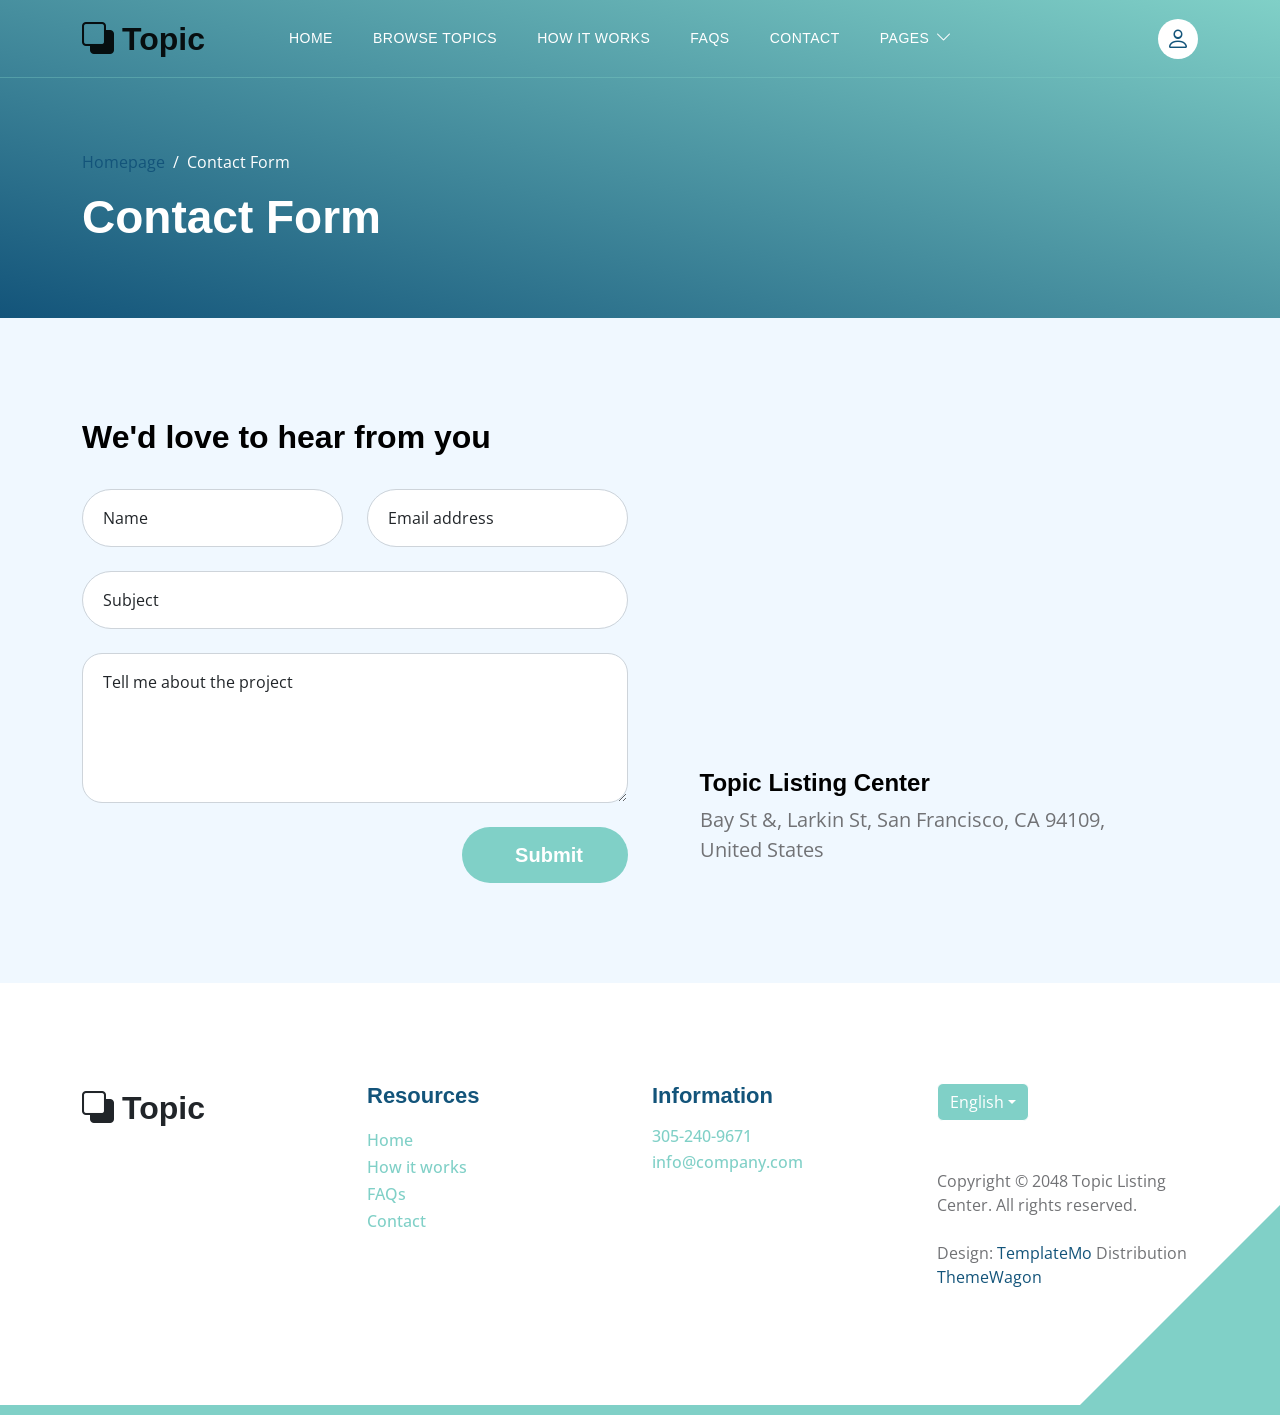
<file: contact.html>
<!doctype html>
<html lang="en">
    <head>
        <meta charset="utf-8">
        <meta name="viewport" content="width=device-width, initial-scale=1">

        <meta name="description" content="">
        <meta name="author" content="">

        <title>Topic Listing Contact Page</title>

        <!-- CSS FILES -->        
        <link rel="preconnect" href="https://fonts.googleapis.com">
        
        <link rel="preconnect" href="https://fonts.gstatic.com" crossorigin>

        <link href="https://fonts.googleapis.com/css2?family=Montserrat:wght@500;600;700&family=Open+Sans&display=swap" rel="stylesheet">
                        
        <link href="css/bootstrap.min.css" rel="stylesheet">

        <link href="css/bootstrap-icons.css" rel="stylesheet">

        <link href="css/templatemo-topic-listing.css" rel="stylesheet">
<!--

TemplateMo 590 topic listing

https://templatemo.com/tm-590-topic-listing

-->
    </head>
    
    <body class="topics-listing-page" id="top">

        <main>

            <nav class="navbar navbar-expand-lg">
                <div class="container">
                    <a class="navbar-brand" href="index.html">
                        <i class="bi-back"></i>
                        <span>Topic</span>
                    </a>

                    <div class="d-lg-none ms-auto me-4">
                        <a href="#top" class="navbar-icon bi-person smoothscroll"></a>
                    </div>
    
                    <button class="navbar-toggler" type="button" data-bs-toggle="collapse" data-bs-target="#navbarNav" aria-controls="navbarNav" aria-expanded="false" aria-label="Toggle navigation">
                        <span class="navbar-toggler-icon"></span>
                    </button>
    
                    <div class="collapse navbar-collapse" id="navbarNav">
                        <ul class="navbar-nav ms-lg-5 me-lg-auto">
                            <li class="nav-item">
                                <a class="nav-link click-scroll" href="index.html#section_1">Home</a>
                            </li>

                            <li class="nav-item">
                                <a class="nav-link click-scroll" href="index.html#section_2">Browse Topics</a>
                            </li>
    
                            <li class="nav-item">
                                <a class="nav-link click-scroll" href="index.html#section_3">How it works</a>
                            </li>

                            <li class="nav-item">
                                <a class="nav-link click-scroll" href="index.html#section_4">FAQs</a>
                            </li>
    
                            <li class="nav-item">
                                <a class="nav-link click-scroll" href="index.html#section_5">Contact</a>
                            </li>

                            <li class="nav-item dropdown">
                                <a class="nav-link dropdown-toggle" href="#section_5" id="navbarLightDropdownMenuLink" role="button" data-bs-toggle="dropdown" aria-expanded="false">Pages</a>

                                <ul class="dropdown-menu dropdown-menu-light" aria-labelledby="navbarLightDropdownMenuLink">
                                    <li><a class="dropdown-item" href="topics-listing.html">Topics Listing</a></li>

                                    <li><a class="dropdown-item active" href="contact.html">Contact Form</a></li>
                                </ul>
                            </li>
                        </ul>

                        <div class="d-none d-lg-block">
                            <a href="#top" class="navbar-icon bi-person smoothscroll"></a>
                        </div>
                    </div>
                </div>
            </nav>


            <header class="site-header d-flex flex-column justify-content-center align-items-center">
                <div class="container">
                    <div class="row align-items-center">

                        <div class="col-lg-5 col-12">
                            <nav aria-label="breadcrumb">
                                <ol class="breadcrumb">
                                    <li class="breadcrumb-item"><a href="index.html">Homepage</a></li>

                                    <li class="breadcrumb-item active" aria-current="page">Contact Form</li>
                                </ol>
                            </nav>

                            <h2 class="text-white">Contact Form</h2>
                        </div>

                    </div>
                </div>
            </header>


            <section class="section-padding section-bg">
                <div class="container">
                    <div class="row">

                        <div class="col-lg-12 col-12">
                            <h3 class="mb-4 pb-2">We'd love to hear from you</h3>
                        </div>

                        <div class="col-lg-6 col-12">
                            <form action="#" method="post" class="custom-form contact-form" role="form">
                                <div class="row">
                                    <div class="col-lg-6 col-md-6 col-12">
                                        <div class="form-floating">
                                            <input type="text" name="name" id="name" class="form-control" placeholder="Name" required="">
                                            
                                            <label for="floatingInput">Name</label>
                                        </div>
                                    </div>

                                    <div class="col-lg-6 col-md-6 col-12"> 
                                        <div class="form-floating">
                                            <input type="email" name="email" id="email" pattern="[^ @]*@[^ @]*" class="form-control" placeholder="Email address" required="">
                                            
                                            <label for="floatingInput">Email address</label>
                                        </div>
                                    </div>

                                    <div class="col-lg-12 col-12">
                                        <div class="form-floating">
                                            <input type="text" name="subject" id="name" class="form-control" placeholder="Name" required="">
                                            
                                            <label for="floatingInput">Subject</label>
                                        </div>

                                        <div class="form-floating">
                                            <textarea class="form-control" id="message" name="message" placeholder="Tell me about the project"></textarea>
                                            
                                            <label for="floatingTextarea">Tell me about the project</label>
                                        </div>
                                    </div>

                                    <div class="col-lg-4 col-12 ms-auto">
                                        <button type="submit" class="form-control">Submit</button>
                                    </div>

                                </div>
                            </form>
                        </div>

                        <div class="col-lg-5 col-12 mx-auto mt-5 mt-lg-0">
                            <iframe class="google-map" src="https://www.google.com/maps/embed?pb=!1m18!1m12!1m3!1d2595.065641062665!2d-122.4230416990949!3d37.80335401520422!2m3!1f0!2f0!3f0!3m2!1i1024!2i768!4f13.1!3m3!1m2!1s0x80858127459fabad%3A0x808ba520e5e9edb7!2sFrancisco%20Park!5e1!3m2!1sen!2sth!4v1684340239744!5m2!1sen!2sth" width="100%" height="250" style="border:0;" allowfullscreen="" loading="lazy" referrerpolicy="no-referrer-when-downgrade"></iframe>

                            <h5 class="mt-4 mb-2">Topic Listing Center</h5>

                            <p>Bay St &amp;, Larkin St, San Francisco, CA 94109, United States</p>
                        </div>

                    </div>
                </div>
            </section>
        </main>

        <footer class="site-footer section-padding">
            <div class="container">
                <div class="row">

                    <div class="col-lg-3 col-12 mb-4 pb-2">
                        <a class="navbar-brand mb-2" href="index.html">
                            <i class="bi-back"></i>
                            <span>Topic</span>
                        </a>
                    </div>

                    <div class="col-lg-3 col-md-4 col-6">
                        <h6 class="site-footer-title mb-3">Resources</h6>

                        <ul class="site-footer-links">
                            <li class="site-footer-link-item">
                                <a href="#" class="site-footer-link">Home</a>
                            </li>

                            <li class="site-footer-link-item">
                                <a href="#" class="site-footer-link">How it works</a>
                            </li>

                            <li class="site-footer-link-item">
                                <a href="#" class="site-footer-link">FAQs</a>
                            </li>

                            <li class="site-footer-link-item">
                                <a href="#" class="site-footer-link">Contact</a>
                            </li>
                        </ul>
                    </div>

                    <div class="col-lg-3 col-md-4 col-6 mb-4 mb-lg-0">
                        <h6 class="site-footer-title mb-3">Information</h6>

                        <p class="text-white d-flex mb-1">
                            <a href="tel: 305-240-9671" class="site-footer-link">
                                305-240-9671
                            </a>
                        </p>

                        <p class="text-white d-flex">
                            <a href="mailto:info@company.com" class="site-footer-link">
                                info@company.com
                            </a>
                        </p>
                    </div>

                    <div class="col-lg-3 col-md-4 col-12 mt-4 mt-lg-0 ms-auto">
                        <div class="dropdown">
                            <button class="btn btn-secondary dropdown-toggle" type="button" data-bs-toggle="dropdown" aria-expanded="false">
                            English</button>

                            <ul class="dropdown-menu">
                                <li><button class="dropdown-item" type="button">Thai</button></li>

                                <li><button class="dropdown-item" type="button">Myanmar</button></li>

                                <li><button class="dropdown-item" type="button">Arabic</button></li>
                            </ul>
                        </div>

                        <p class="copyright-text mt-lg-5 mt-4">Copyright © 2048 Topic Listing Center. All rights reserved.
                        <br><br>Design: <a rel="nofollow" href="https://templatemo.com" target="_blank">TemplateMo</a> Distribution <a href="https://themewagon.com">ThemeWagon</a></p>
                        
                    </div>

                </div>
            </div>
        </footer>

        <!-- JAVASCRIPT FILES -->
        <script src="js/jquery.min.js"></script>
        <script src="js/bootstrap.bundle.min.js"></script>
        <script src="js/jquery.sticky.js"></script>
        <script src="js/custom.js"></script>

    </body>
</html>
</file>
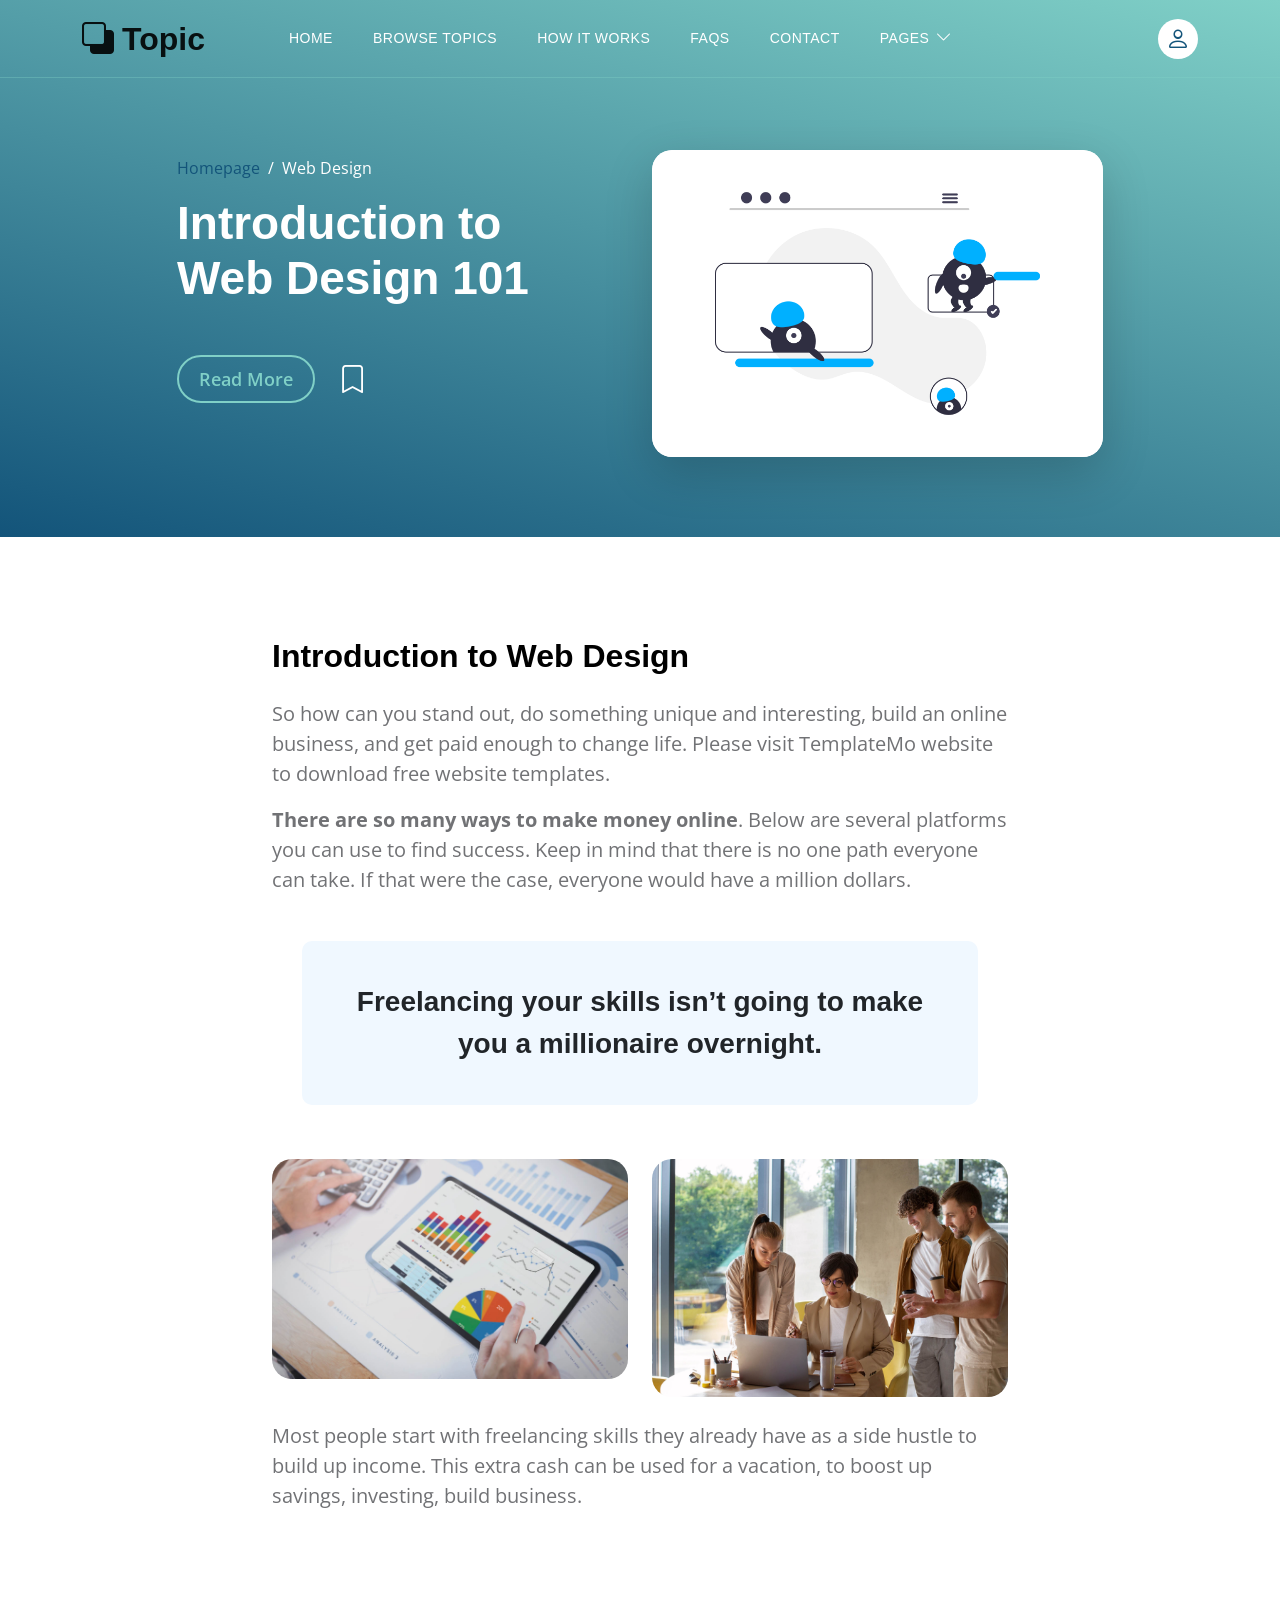
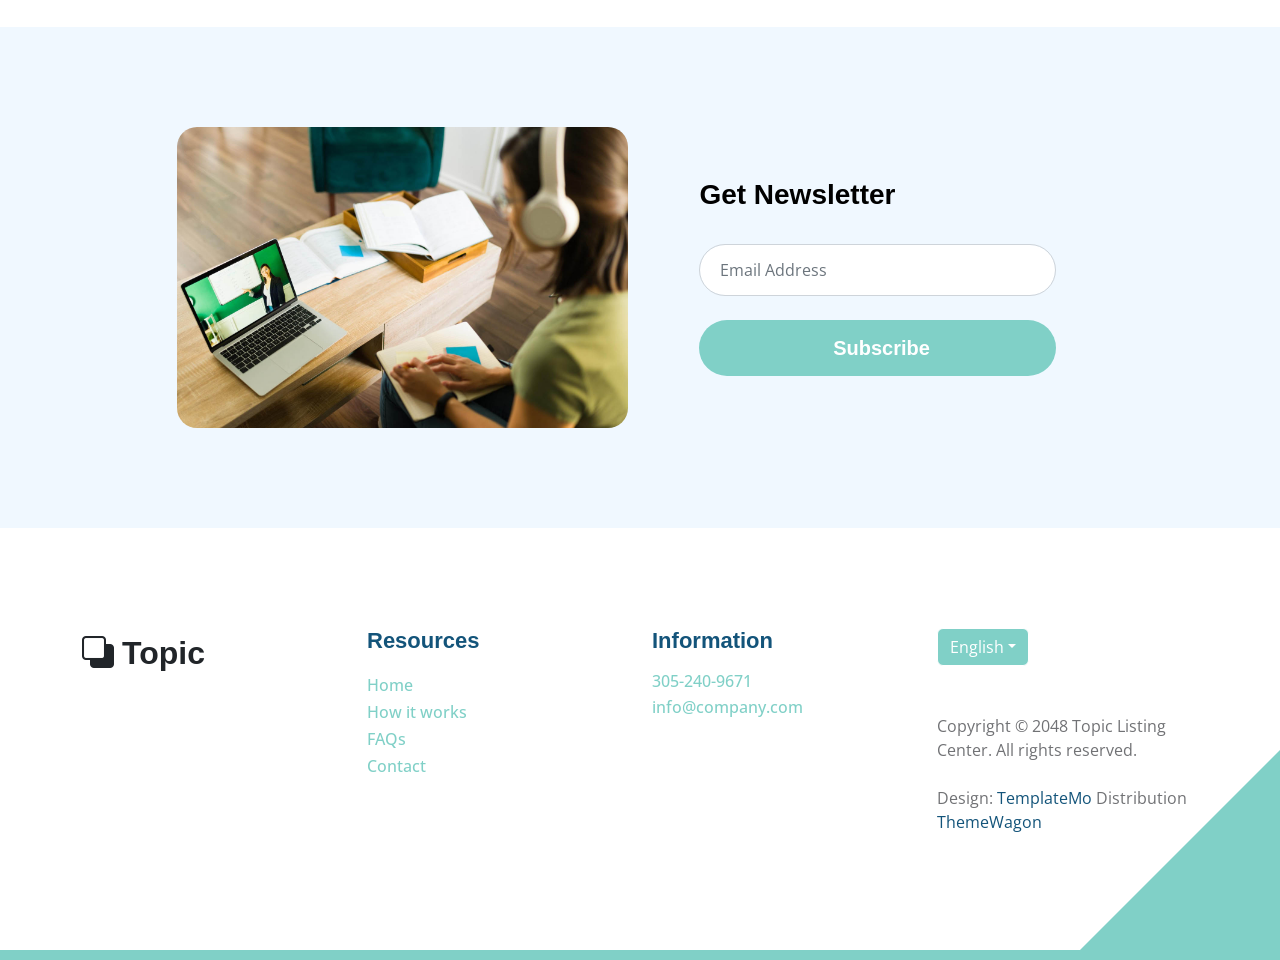
<file: topics-detail.html>
<!doctype html>
<html lang="en">
    <head>
        <meta charset="utf-8">
        <meta name="viewport" content="width=device-width, initial-scale=1">

        <meta name="description" content="">
        <meta name="author" content="">

        <title>Topic Detail Page</title>

        <!-- CSS FILES -->        
        <link rel="preconnect" href="https://fonts.googleapis.com">
        
        <link rel="preconnect" href="https://fonts.gstatic.com" crossorigin>

        <link href="https://fonts.googleapis.com/css2?family=Montserrat:wght@500;600;700&family=Open+Sans&display=swap" rel="stylesheet">
                        
        <link href="css/bootstrap.min.css" rel="stylesheet">

        <link href="css/bootstrap-icons.css" rel="stylesheet">

        <link href="css/templatemo-topic-listing.css" rel="stylesheet">
<!--

TemplateMo 590 topic listing

https://templatemo.com/tm-590-topic-listing

-->
    </head>
    
    <body id="top">

        <main>

            <nav class="navbar navbar-expand-lg">
                <div class="container">
                    <a class="navbar-brand" href="index.html">
                        <i class="bi-back"></i>
                        <span>Topic</span>
                    </a>

                    <div class="d-lg-none ms-auto me-4">
                        <a href="#top" class="navbar-icon bi-person smoothscroll"></a>
                    </div>
    
                    <button class="navbar-toggler" type="button" data-bs-toggle="collapse" data-bs-target="#navbarNav" aria-controls="navbarNav" aria-expanded="false" aria-label="Toggle navigation">
                        <span class="navbar-toggler-icon"></span>
                    </button>
    
                    <div class="collapse navbar-collapse" id="navbarNav">
                        <ul class="navbar-nav ms-lg-5 me-lg-auto">
                            <li class="nav-item">
                                <a class="nav-link click-scroll" href="index.html#section_1">Home</a>
                            </li>

                            <li class="nav-item">
                                <a class="nav-link click-scroll" href="index.html#section_2">Browse Topics</a>
                            </li>
    
                            <li class="nav-item">
                                <a class="nav-link click-scroll" href="index.html#section_3">How it works</a>
                            </li>

                            <li class="nav-item">
                                <a class="nav-link click-scroll" href="index.html#section_4">FAQs</a>
                            </li>
    
                            <li class="nav-item">
                                <a class="nav-link click-scroll" href="index.html#section_5">Contact</a>
                            </li>

                            <li class="nav-item dropdown">
                                <a class="nav-link dropdown-toggle" href="#section_5" id="navbarLightDropdownMenuLink" role="button" data-bs-toggle="dropdown" aria-expanded="false">Pages</a>

                                <ul class="dropdown-menu dropdown-menu-light" aria-labelledby="navbarLightDropdownMenuLink">
                                    <li><a class="dropdown-item" href="topics-listing.html">Topics Listing</a></li>

                                    <li><a class="dropdown-item" href="contact.html">Contact Form</a></li>
                                </ul>
                            </li>
                        </ul>

                        <div class="d-none d-lg-block">
                            <a href="#top" class="navbar-icon bi-person smoothscroll"></a>
                        </div>
                    </div>
                </div>
            </nav>
            

            <header class="site-header d-flex flex-column justify-content-center align-items-center">
                <div class="container">
                    <div class="row justify-content-center align-items-center">

                        <div class="col-lg-5 col-12 mb-5">
                            <nav aria-label="breadcrumb">
                                <ol class="breadcrumb">
                                    <li class="breadcrumb-item"><a href="index.html">Homepage</a></li>

                                    <li class="breadcrumb-item active" aria-current="page">Web Design</li>
                                </ol>
                            </nav>

                            <h2 class="text-white">Introduction to <br> Web Design 101</h2>

                            <div class="d-flex align-items-center mt-5">
                                <a href="#topics-detail" class="btn custom-btn custom-border-btn smoothscroll me-4">Read More</a>

                                <a href="#top" class="custom-icon bi-bookmark smoothscroll"></a>
                            </div>
                        </div>

                        <div class="col-lg-5 col-12">
                            <div class="topics-detail-block bg-white shadow-lg">
                                <img src="images/topics/undraw_Remote_design_team_re_urdx.png" class="topics-detail-block-image img-fluid">
                            </div>
                        </div>

                    </div>
                </div>
            </header>


            <section class="topics-detail-section section-padding" id="topics-detail">
                <div class="container">
                    <div class="row">

                        <div class="col-lg-8 col-12 m-auto">
                            <h3 class="mb-4">Introduction to Web Design</h3>

                            <p>So how can you stand out, do something unique and interesting, build an online business, and get paid enough to change life. Please visit TemplateMo website to download free website templates.</p>

                            <p><strong>There are so many ways to make money online</strong>. Below are several platforms you can use to find success. Keep in mind that there is no one path everyone can take. If that were the case, everyone would have a million dollars.</p>

                            <blockquote>
                                Freelancing your skills isn’t going to make you a millionaire overnight.
                            </blockquote>

                            <div class="row my-4">
                                <div class="col-lg-6 col-md-6 col-12">
                                    <img src="images/businesswoman-using-tablet-analysis.jpg" class="topics-detail-block-image img-fluid">
                                </div>

                                <div class="col-lg-6 col-md-6 col-12 mt-4 mt-lg-0 mt-md-0">
                                    <img src="images/colleagues-working-cozy-office-medium-shot.jpg" class="topics-detail-block-image img-fluid">
                                </div>
                            </div>

                            <p>Most people start with freelancing skills they already have as a side hustle to build up income. This extra cash can be used for a vacation, to boost up savings, investing, build business.</p>
                        </div>

                    </div>
                </div>
            </section>


            <section class="section-padding section-bg">
                <div class="container">
                    <div class="row justify-content-center">

                        <div class="col-lg-5 col-12">
                            <img src="images/rear-view-young-college-student.jpg" class="newsletter-image img-fluid" alt="">
                        </div>

                        <div class="col-lg-5 col-12 subscribe-form-wrap d-flex justify-content-center align-items-center">
                            <form class="custom-form subscribe-form" action="#" method="post" role="form">
                                <h4 class="mb-4 pb-2">Get Newsletter</h4>

                                <input type="email" name="subscribe-email" id="subscribe-email" pattern="[^ @]*@[^ @]*" class="form-control" placeholder="Email Address" required="">

                                <div class="col-lg-12 col-12">
                                    <button type="submit" class="form-control">Subscribe</button>
                                </div>
                            </form>
                        </div>

                    </div>
                </div>
            </section>
        </main>
		
        <footer class="site-footer section-padding">
            <div class="container">
                <div class="row">

                    <div class="col-lg-3 col-12 mb-4 pb-2">
                        <a class="navbar-brand mb-2" href="index.html">
                            <i class="bi-back"></i>
                            <span>Topic</span>
                        </a>
                    </div>

                    <div class="col-lg-3 col-md-4 col-6">
                        <h6 class="site-footer-title mb-3">Resources</h6>

                        <ul class="site-footer-links">
                            <li class="site-footer-link-item">
                                <a href="#" class="site-footer-link">Home</a>
                            </li>

                            <li class="site-footer-link-item">
                                <a href="#" class="site-footer-link">How it works</a>
                            </li>

                            <li class="site-footer-link-item">
                                <a href="#" class="site-footer-link">FAQs</a>
                            </li>

                            <li class="site-footer-link-item">
                                <a href="#" class="site-footer-link">Contact</a>
                            </li>
                        </ul>
                    </div>

                    <div class="col-lg-3 col-md-4 col-6 mb-4 mb-lg-0">
                        <h6 class="site-footer-title mb-3">Information</h6>

                        <p class="text-white d-flex mb-1">
                            <a href="tel: 305-240-9671" class="site-footer-link">
                                305-240-9671
                            </a>
                        </p>

                        <p class="text-white d-flex">
                            <a href="mailto:info@company.com" class="site-footer-link">
                                info@company.com
                            </a>
                        </p>
                    </div>

                    <div class="col-lg-3 col-md-4 col-12 mt-4 mt-lg-0 ms-auto">
                        <div class="dropdown">
                            <button class="btn btn-secondary dropdown-toggle" type="button" data-bs-toggle="dropdown" aria-expanded="false">
                            English</button>

                            <ul class="dropdown-menu">
                                <li><button class="dropdown-item" type="button">Thai</button></li>

                                <li><button class="dropdown-item" type="button">Myanmar</button></li>

                                <li><button class="dropdown-item" type="button">Arabic</button></li>
                            </ul>
                        </div>

                        <p class="copyright-text mt-lg-5 mt-4">Copyright © 2048 Topic Listing Center. All rights reserved.
                        <br><br>Design: <a rel="nofollow" href="https://templatemo.com" target="_blank">TemplateMo</a> Distribution <a href="https://themewagon.com">ThemeWagon</a></p>
                        
                    </div>

                </div>
            </div>
        </footer>

        <!-- JAVASCRIPT FILES -->
        <script src="js/jquery.min.js"></script>
        <script src="js/bootstrap.bundle.min.js"></script>
        <script src="js/jquery.sticky.js"></script>
        <script src="js/custom.js"></script>

    </body>
</html>
</file>
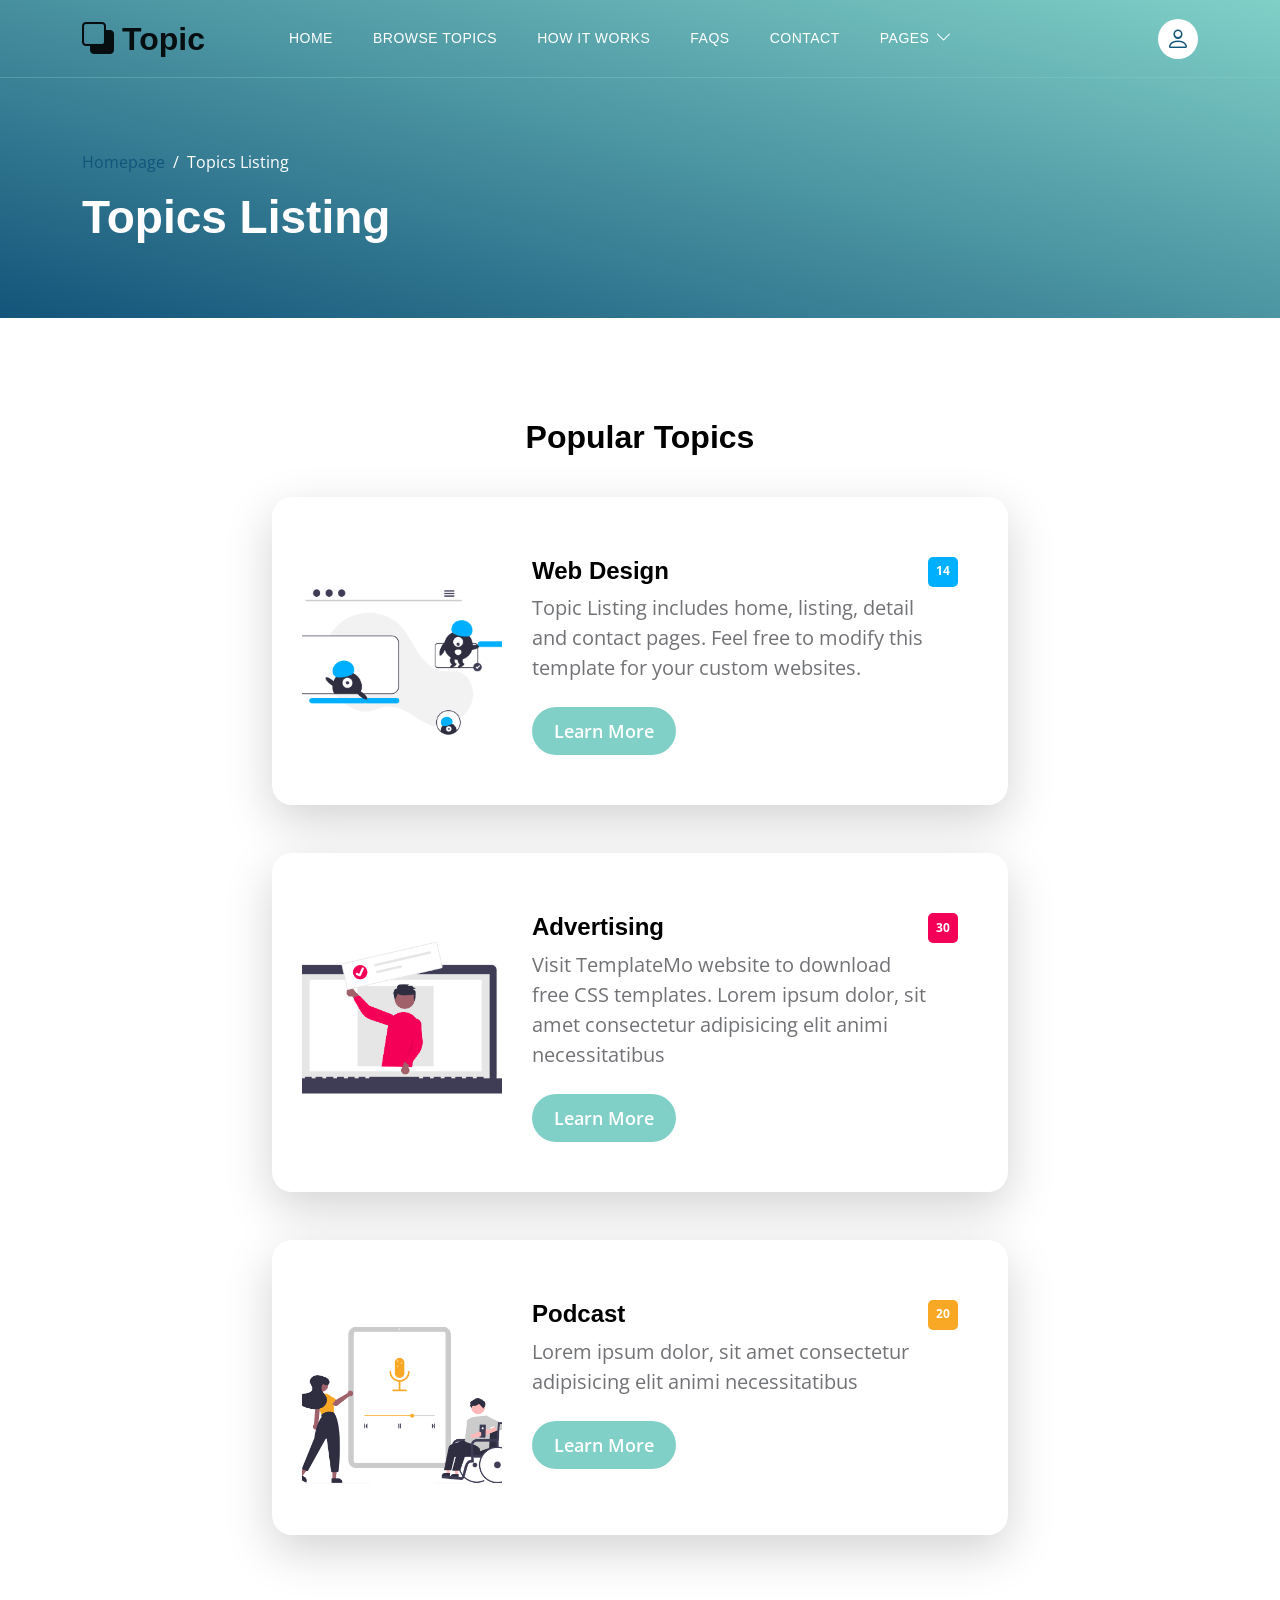
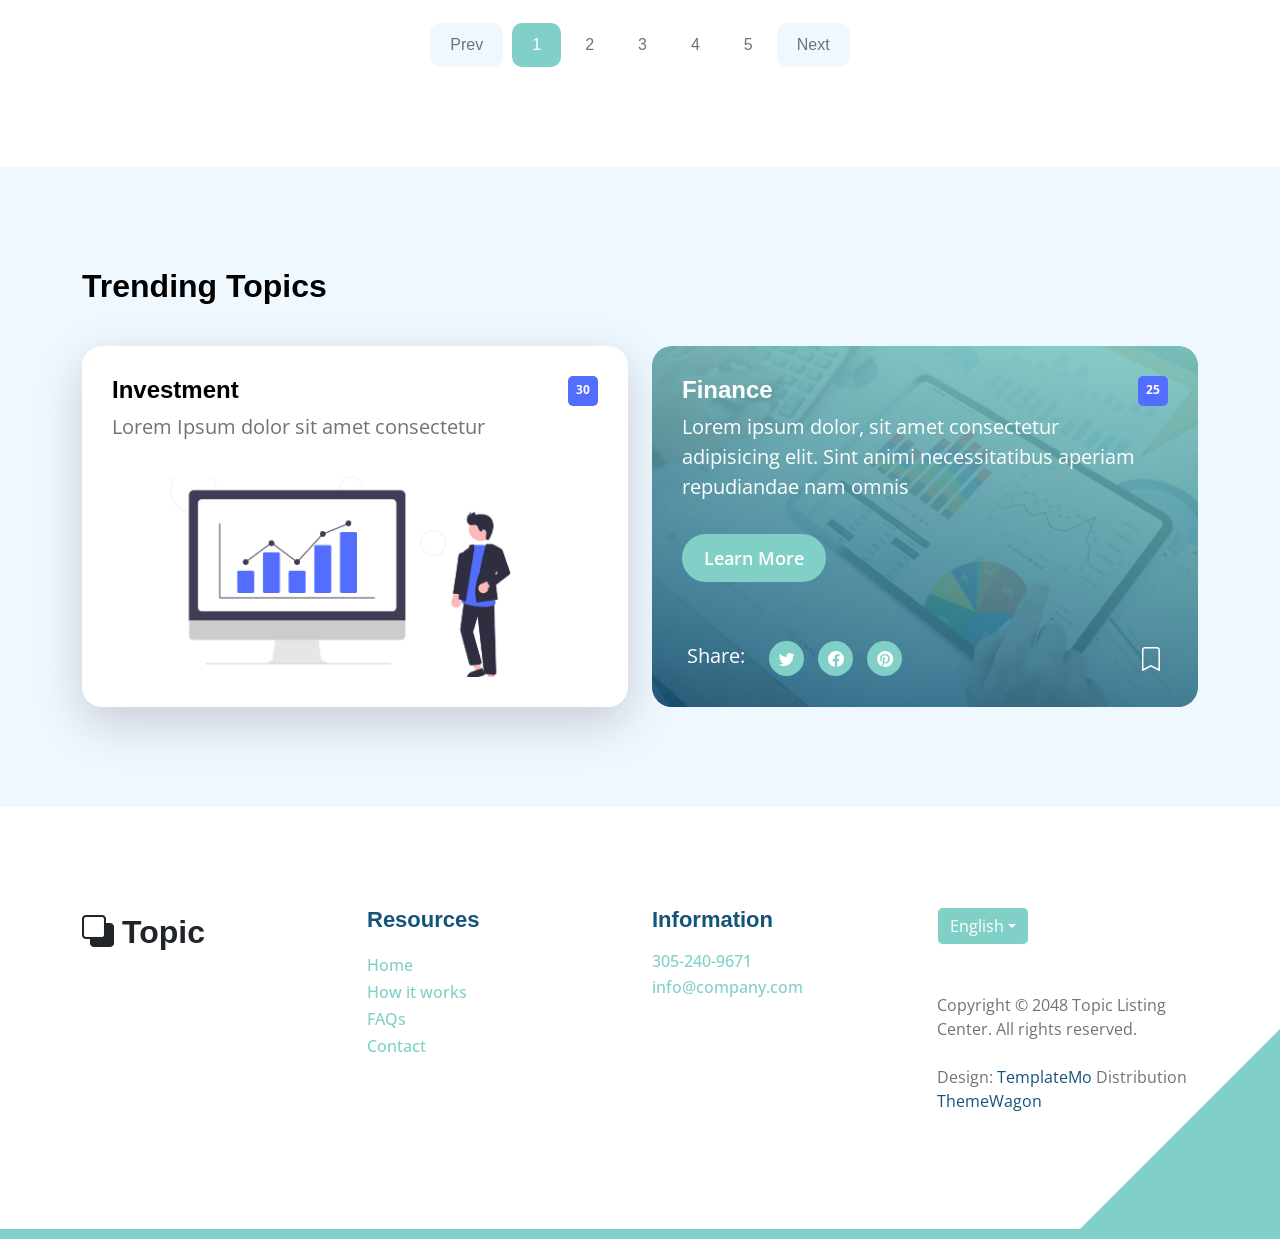
<file: topics-listing.html>
<!doctype html>
<html lang="en">
    <head>
        <meta charset="utf-8">
        <meta name="viewport" content="width=device-width, initial-scale=1">

        <meta name="description" content="">
        <meta name="author" content="">

        <title>Topic Listing Page</title>

        <!-- CSS FILES -->        
        <link rel="preconnect" href="https://fonts.googleapis.com">
        
        <link rel="preconnect" href="https://fonts.gstatic.com" crossorigin>

        <link href="https://fonts.googleapis.com/css2?family=Montserrat:wght@500;600;700&family=Open+Sans&display=swap" rel="stylesheet">
                        
        <link href="css/bootstrap.min.css" rel="stylesheet">

        <link href="css/bootstrap-icons.css" rel="stylesheet">

        <link href="css/templatemo-topic-listing.css" rel="stylesheet">
<!--

TemplateMo 590 topic listing

https://templatemo.com/tm-590-topic-listing

-->
    </head>
    
    <body class="topics-listing-page" id="top">

        <main>

            <nav class="navbar navbar-expand-lg">
                <div class="container">
                    <a class="navbar-brand" href="index.html">
                        <i class="bi-back"></i>
                        <span>Topic</span>
                    </a>

                    <div class="d-lg-none ms-auto me-4">
                        <a href="#top" class="navbar-icon bi-person smoothscroll"></a>
                    </div>
    
                    <button class="navbar-toggler" type="button" data-bs-toggle="collapse" data-bs-target="#navbarNav" aria-controls="navbarNav" aria-expanded="false" aria-label="Toggle navigation">
                        <span class="navbar-toggler-icon"></span>
                    </button>
    
                    <div class="collapse navbar-collapse" id="navbarNav">
                        <ul class="navbar-nav ms-lg-5 me-lg-auto">
                            <li class="nav-item">
                                <a class="nav-link click-scroll" href="index.html#section_1">Home</a>
                            </li>

                            <li class="nav-item">
                                <a class="nav-link click-scroll" href="index.html#section_2">Browse Topics</a>
                            </li>
    
                            <li class="nav-item">
                                <a class="nav-link click-scroll" href="index.html#section_3">How it works</a>
                            </li>

                            <li class="nav-item">
                                <a class="nav-link click-scroll" href="index.html#section_4">FAQs</a>
                            </li>
    
                            <li class="nav-item">
                                <a class="nav-link click-scroll" href="index.html#section_5">Contact</a>
                            </li>

                            <li class="nav-item dropdown">
                                <a class="nav-link dropdown-toggle" href="#section_5" id="navbarLightDropdownMenuLink" role="button" data-bs-toggle="dropdown" aria-expanded="false">Pages</a>

                                <ul class="dropdown-menu dropdown-menu-light" aria-labelledby="navbarLightDropdownMenuLink">
                                    <li><a class="dropdown-item active" href="topics-listing.html">Topics Listing</a></li>

                                    <li><a class="dropdown-item" href="contact.html">Contact Form</a></li>
                                </ul>
                            </li>
                        </ul>

                        <div class="d-none d-lg-block">
                            <a href="#top" class="navbar-icon bi-person smoothscroll"></a>
                        </div>
                    </div>
                </div>
            </nav>


            <header class="site-header d-flex flex-column justify-content-center align-items-center">
                <div class="container">
                    <div class="row align-items-center">

                        <div class="col-lg-5 col-12">
                            <nav aria-label="breadcrumb">
                                <ol class="breadcrumb">
                                    <li class="breadcrumb-item"><a href="index.html">Homepage</a></li>

                                    <li class="breadcrumb-item active" aria-current="page">Topics Listing</li>
                                </ol>
                            </nav>

                            <h2 class="text-white">Topics Listing</h2>
                        </div>

                    </div>
                </div>
            </header>


            <section class="section-padding">
                <div class="container">
                    <div class="row">

                        <div class="col-lg-12 col-12 text-center">
                            <h3 class="mb-4">Popular Topics</h3>
                        </div>

                        <div class="col-lg-8 col-12 mt-3 mx-auto">
                            <div class="custom-block custom-block-topics-listing bg-white shadow-lg mb-5">
                                <div class="d-flex">
                                    <img src="images/topics/undraw_Remote_design_team_re_urdx.png" class="custom-block-image img-fluid" alt="">

                                    <div class="custom-block-topics-listing-info d-flex">
                                        <div>
                                            <h5 class="mb-2">Web Design</h5>

                                            <p class="mb-0">Topic Listing includes home, listing, detail and contact pages. Feel free to modify this template for your custom websites.</p>

                                            <a href="topics-detail.html" class="btn custom-btn mt-3 mt-lg-4">Learn More</a>
                                        </div>

                                        <span class="badge bg-design rounded-pill ms-auto">14</span>
                                    </div>
                                </div>
                            </div>

                            <div class="custom-block custom-block-topics-listing bg-white shadow-lg mb-5">
                                <div class="d-flex">
                                    <img src="images/topics/undraw_online_ad_re_ol62.png" class="custom-block-image img-fluid" alt="">

                                    <div class="custom-block-topics-listing-info d-flex">
                                        <div>
                                            <h5 class="mb-2">Advertising</h5>

                                            <p class="mb-0">Visit TemplateMo website to download free CSS templates. Lorem ipsum dolor, sit amet consectetur adipisicing elit animi necessitatibus</p>

                                            <a href="topics-detail.html" class="btn custom-btn mt-3 mt-lg-4">Learn More</a>
                                        </div>

                                        <span class="badge bg-advertising rounded-pill ms-auto">30</span>
                                    </div>
                                </div>
                            </div>

                            <div class="custom-block custom-block-topics-listing bg-white shadow-lg mb-5">
                                <div class="d-flex">
                                    <img src="images/topics/undraw_Podcast_audience_re_4i5q.png" class="custom-block-image img-fluid" alt="">

                                    <div class="custom-block-topics-listing-info d-flex">
                                        <div>
                                            <h5 class="mb-2">Podcast</h5>

                                            <p class="mb-0">Lorem ipsum dolor, sit amet consectetur adipisicing elit animi necessitatibus</p>

                                            <a href="topics-detail.html" class="btn custom-btn mt-3 mt-lg-4">Learn More</a>
                                        </div>

                                        <span class="badge bg-music rounded-pill ms-auto">20</span>
                                    </div>
                                </div>
                            </div>
                        </div>

                        <div class="col-lg-12 col-12">
                            <nav aria-label="Page navigation example">
                                <ul class="pagination justify-content-center mb-0">
                                    <li class="page-item">
                                        <a class="page-link" href="#" aria-label="Previous">
                                            <span aria-hidden="true">Prev</span>
                                        </a>
                                    </li>

                                    <li class="page-item active" aria-current="page">
                                        <a class="page-link" href="#">1</a>
                                    </li>
                                    
                                    <li class="page-item">
                                        <a class="page-link" href="#">2</a>
                                    </li>
                                    
                                    <li class="page-item">
                                        <a class="page-link" href="#">3</a>
                                    </li>

                                    <li class="page-item">
                                        <a class="page-link" href="#">4</a>
                                    </li>

                                    <li class="page-item">
                                        <a class="page-link" href="#">5</a>
                                    </li>
                                    
                                    <li class="page-item">
                                        <a class="page-link" href="#" aria-label="Next">
                                            <span aria-hidden="true">Next</span>
                                        </a>
                                    </li>
                                </ul>
                            </nav>
                        </div>

                    </div>
                </div>
            </section>


            <section class="section-padding section-bg">
                <div class="container">
                    <div class="row">

                        <div class="col-lg-12 col-12">
                            <h3 class="mb-4">Trending Topics</h3>
                        </div>

                        <div class="col-lg-6 col-md-6 col-12 mt-3 mb-4 mb-lg-0">
                            <div class="custom-block bg-white shadow-lg">
                                <a href="topics-detail.html">
                                    <div class="d-flex">
                                        <div>
                                            <h5 class="mb-2">Investment</h5>

                                            <p class="mb-0">Lorem Ipsum dolor sit amet consectetur</p>
                                        </div>

                                        <span class="badge bg-finance rounded-pill ms-auto">30</span>
                                    </div>

                                    <img src="images/topics/undraw_Finance_re_gnv2.png" class="custom-block-image img-fluid" alt="">
                                </a>
                            </div>
                        </div>

                        <div class="col-lg-6 col-md-6 col-12 mt-lg-3">
                            <div class="custom-block custom-block-overlay">
                                <div class="d-flex flex-column h-100">
                                    <img src="images/businesswoman-using-tablet-analysis.jpg" class="custom-block-image img-fluid" alt="">

                                    <div class="custom-block-overlay-text d-flex">
                                        <div>
                                            <h5 class="text-white mb-2">Finance</h5>

                                            <p class="text-white">Lorem ipsum dolor, sit amet consectetur adipisicing elit. Sint animi necessitatibus aperiam repudiandae nam omnis</p>

                                            <a href="topics-detail.html" class="btn custom-btn mt-2 mt-lg-3">Learn More</a>
                                        </div>

                                        <span class="badge bg-finance rounded-pill ms-auto">25</span>
                                    </div>

                                    <div class="social-share d-flex">
                                        <p class="text-white me-4">Share:</p>

                                        <ul class="social-icon">
                                            <li class="social-icon-item">
                                                <a href="#" class="social-icon-link bi-twitter"></a>
                                            </li>

                                            <li class="social-icon-item">
                                                <a href="#" class="social-icon-link bi-facebook"></a>
                                            </li>

                                            <li class="social-icon-item">
                                                <a href="#" class="social-icon-link bi-pinterest"></a>
                                            </li>
                                        </ul>

                                        <a href="#" class="custom-icon bi-bookmark ms-auto"></a>
                                    </div>

                                    <div class="section-overlay"></div>
                                </div>
                            </div>
                        </div>

                    </div>
                </div>
            </section>
        </main>

		<footer class="site-footer section-padding">
            <div class="container">
                <div class="row">

                    <div class="col-lg-3 col-12 mb-4 pb-2">
                        <a class="navbar-brand mb-2" href="index.html">
                            <i class="bi-back"></i>
                            <span>Topic</span>
                        </a>
                    </div>

                    <div class="col-lg-3 col-md-4 col-6">
                        <h6 class="site-footer-title mb-3">Resources</h6>

                        <ul class="site-footer-links">
                            <li class="site-footer-link-item">
                                <a href="#" class="site-footer-link">Home</a>
                            </li>

                            <li class="site-footer-link-item">
                                <a href="#" class="site-footer-link">How it works</a>
                            </li>

                            <li class="site-footer-link-item">
                                <a href="#" class="site-footer-link">FAQs</a>
                            </li>

                            <li class="site-footer-link-item">
                                <a href="#" class="site-footer-link">Contact</a>
                            </li>
                        </ul>
                    </div>

                    <div class="col-lg-3 col-md-4 col-6 mb-4 mb-lg-0">
                        <h6 class="site-footer-title mb-3">Information</h6>

                        <p class="text-white d-flex mb-1">
                            <a href="tel: 305-240-9671" class="site-footer-link">
                                305-240-9671
                            </a>
                        </p>

                        <p class="text-white d-flex">
                            <a href="mailto:info@company.com" class="site-footer-link">
                                info@company.com
                            </a>
                        </p>
                    </div>

                    <div class="col-lg-3 col-md-4 col-12 mt-4 mt-lg-0 ms-auto">
                        <div class="dropdown">
                            <button class="btn btn-secondary dropdown-toggle" type="button" data-bs-toggle="dropdown" aria-expanded="false">
                            English</button>

                            <ul class="dropdown-menu">
                                <li><button class="dropdown-item" type="button">Thai</button></li>

                                <li><button class="dropdown-item" type="button">Myanmar</button></li>

                                <li><button class="dropdown-item" type="button">Arabic</button></li>
                            </ul>
                        </div>

                        <p class="copyright-text mt-lg-5 mt-4">Copyright © 2048 Topic Listing Center. All rights reserved.
                        <br><br>Design: <a rel="nofollow" href="https://templatemo.com" target="_blank">TemplateMo</a> Distribution <a href="https://themewagon.com">ThemeWagon</a></p>
                        
                    </div>

                </div>
            </div>
        </footer>

        <!-- JAVASCRIPT FILES -->
        <script src="js/jquery.min.js"></script>
        <script src="js/bootstrap.bundle.min.js"></script>
        <script src="js/jquery.sticky.js"></script>
        <script src="js/custom.js"></script>

    </body>
</html>
</file>
<file: css/templatemo-topic-listing.css>
/*

TemplateMo 590 topic listing

https://templatemo.com/tm-590-topic-listing

*/

/*---------------------------------------
  CUSTOM PROPERTIES ( VARIABLES )             
-----------------------------------------*/
:root {
  --white-color:                  #ffffff;
  --primary-color:                #13547a;
  --secondary-color:              #80d0c7;
  --section-bg-color:             #f0f8ff;
  --custom-btn-bg-color:          #80d0c7;
  --custom-btn-bg-hover-color:    #13547a;
  --dark-color:                   #000000;
  --p-color:                      #717275;
  --border-color:                 #7fffd4;
  --link-hover-color:             #13547a;

  --body-font-family: 'Open Sans', sans-serif;
  --title-font-family: 'Poppins', sans-serif;

  --h1-font-size:                 58px;
  --h2-font-size:                 46px;
  --h3-font-size:                 32px;
  --h4-font-size:                 28px;
  --h5-font-size:                 24px;
  --h6-font-size:                 22px;
  --p-font-size:                  20px;
  --menu-font-size:               14px;
  --btn-font-size:                18px;
  --copyright-font-size:          16px;

  --border-radius-large:          100px;
  --border-radius-medium:         20px;
  --border-radius-small:          10px;

  --font-weight-normal:           400;
  --font-weight-medium:           500;
  --font-weight-semibold:         600;
  --font-weight-bold:             700;
}

body {
  background-color: var(--white-color);
  font-family: var(--body-font-family); 
}


/*---------------------------------------
  TYPOGRAPHY               
-----------------------------------------*/

h2,
h3,
h4,
h5,
h6 {
  color: var(--dark-color);
}

h1,
h2,
h3,
h4,
h5,
h6 {
  font-family: var(--title-font-family); 
  font-weight: var(--font-weight-semibold);
}

h1 {
  font-size: var(--h1-font-size);
  font-weight: var(--font-weight-bold);
}

h2 {
  font-size: var(--h2-font-size);
  font-weight: var(--font-weight-bold);
}

h3 {
  font-size: var(--h3-font-size);
}

h4 {
  font-size: var(--h4-font-size);
}

h5 {
  font-size: var(--h5-font-size);
}

h6 {
  color: var(--primary-color);
  font-size: var(--h6-font-size);
}

p {
  color: var(--p-color);
  font-size: var(--p-font-size);
  font-weight: var(--font-weight-normal);
}

ul li {
  color: var(--p-color);
  font-size: var(--p-font-size);
  font-weight: var(--font-weight-normal);
}

a, 
button {
  touch-action: manipulation;
  transition: all 0.3s;
}

a {
  display: inline-block;
  color: var(--primary-color);
  text-decoration: none;
}

a:hover {
  color: var(--link-hover-color);
}

b,
strong {
  font-weight: var(--font-weight-bold);
}


/*---------------------------------------
  SECTION               
-----------------------------------------*/
.section-padding {
  padding-top: 100px;
  padding-bottom: 100px;
}

.section-bg {
  background-color: var(--section-bg-color);
}

.section-overlay {
  background-image: linear-gradient(15deg, #13547a 0%, #80d0c7 100%);
  position: absolute;
  top: 0;
  left: 0;
  pointer-events: none;
  width: 100%;
  height: 100%;
  opacity: 0.85;
}

.section-overlay + .container {
  position: relative;
}

.tab-content {
  background-color: var(--white-color);
  border-radius: var(--border-radius-medium);
}

.nav-tabs {
  border-bottom: 1px solid #ecf3f2;
  margin-bottom: 40px;
  justify-content: center;
}

.nav-tabs .nav-link {
  border-radius: 0;
  border-top: 0;
  border-right: 0;
  border-left: 0;
  color: var(--p-color);
  font-family: var(--title-font-family);
  font-size: var(--btn-font-size);
  font-weight: var(--font-weight-medium);
  padding: 15px 25px;
  transition: all 0.3s;
}

.nav-tabs .nav-link:first-child {
  margin-right: 20px;
}

.nav-tabs .nav-item.show .nav-link, 
.nav-tabs .nav-link.active,
.nav-tabs .nav-link:focus, 
.nav-tabs .nav-link:hover {
  border-bottom-color: var(--primary-color);
  color: var(--primary-color);
}


/*---------------------------------------
  CUSTOM ICON COLOR               
-----------------------------------------*/
.custom-icon {
  color: var(--secondary-color);
}


/*---------------------------------------
  CUSTOM BUTTON               
-----------------------------------------*/
.custom-btn {
  background: var(--custom-btn-bg-color);
  border: 2px solid transparent;
  border-radius: var(--border-radius-large);
  color: var(--white-color);
  font-size: var(--btn-font-size);
  font-weight: var(--font-weight-semibold);
  line-height: normal;
  transition: all 0.3s;
  padding: 10px 20px;
}

.custom-btn:hover {
  background: var(--custom-btn-bg-hover-color);
  color: var(--white-color);
}

.custom-border-btn {
  background: transparent;
  border: 2px solid var(--custom-btn-bg-color);
  color: var(--custom-btn-bg-color);
}

.custom-border-btn:hover {
  background: var(--custom-btn-bg-color);
  border-color: transparent;
  color: var(--white-color);
}

.custom-btn-bg-white {
  border-color: var(--white-color);
  color: var(--white-color);
}


/*---------------------------------------
  SITE HEADER              
-----------------------------------------*/
.site-header {
  background-image: linear-gradient(15deg, #13547a 0%, #80d0c7 100%);
  padding-top: 150px;
  padding-bottom: 80px;
}

.site-header .container {
  height: 100%;
}

.breadcrumb-item+.breadcrumb-item::before,
.breadcrumb-item a:hover,
.breadcrumb-item.active {
  color: var(--white-color);
}

.site-header .custom-icon {
  color: var(--white-color);
  font-size: var(--h4-font-size);
}

.site-header .custom-icon:hover {
  color: var(--secondary-color);
}


/*---------------------------------------
  NAVIGATION              
-----------------------------------------*/
.sticky-wrapper {
  position: absolute;
  top: 0;
  right: 0;
  left: 0;
  z-index: 9999;
}

.sticky-wrapper.is-sticky .navbar {
  background-color: var(--white-color); 
  position: fixed !important;
  top: 0 !important;
  width: 100% !important;
  box-shadow: 0 4px 15px rgba(0,0,0,0.05);
}

.navbar {
  background: transparent;
  border-bottom: 1px solid rgba(128, 208, 199, 0.35);
  z-index: 9;
}

.navbar-brand,
.navbar-brand:hover {
  font-size: var(--h3-font-size);
  font-weight: var(--font-weight-bold);
  display: block;
}

.navbar-brand span {
  font-family: var(--title-font-family);
}

.navbar-expand-lg .navbar-nav .nav-link {
  border-radius: var(--border-radius-large);
  margin: 10px;
  padding: 10px;
}

.navbar-nav .nav-link {
  display: inline-block;
  color: var(--white-color);
  font-family: var(--title-font-family); 
  font-size: var(--menu-font-size);
  font-weight: var(--font-weight-medium);
  text-transform: uppercase;
  letter-spacing: 0.5px;
  position: relative;
  padding-top: 15px;
  padding-bottom: 15px;
}

.navbar-nav .nav-link.active, 
.navbar-nav .nav-link:hover {
  color: var(--primary-color);
}

.navbar .dropdown-menu {
  background: var(--white-color);
  box-shadow: 0 1rem 3rem rgba(0,0,0,.175);
  border: 0;
  display: inherit;
  opacity: 0;
  min-width: 9rem;
  margin-top: 20px;
  padding: 13px 0 10px 0;
  transition: all 0.3s;
  pointer-events: none;
}

.navbar .dropdown-menu::before {
  display: none !important;
  content: "";
  width: 0;
  height: 0;
  border-left: 20px solid transparent;
  border-right: 20px solid transparent;
  border-bottom: 15px solid var(--white-color);
  position: absolute;
  top: -10px;
  left: 10px;
}

.navbar .dropdown-item {
  display: inline-block;
  color: var(--p-bg-color);
  font-family: var(--title-font-family); 
  font-size: var(--menu-font-size);
  font-weight: var(--font-weight-medium);
  text-transform: uppercase;
  letter-spacing: 0.5px;
  position: relative;
}

.navbar .dropdown-item.active, 
.navbar .dropdown-item:active,
.navbar .dropdown-item:focus, 
.navbar .dropdown-item:hover {
  background: transparent;
  color: var(--primary-color);
}

.navbar .dropdown-toggle::after {
  content: "\f282";
  display: inline-block;
  font-family: bootstrap-icons !important;
  font-size: var(--copyright-font-size);
  font-style: normal;
  font-weight: normal !important;
  font-variant: normal;
  text-transform: none;
  line-height: 1;
  vertical-align: -.125em;
  -webkit-font-smoothing: antialiased;
  -moz-osx-font-smoothing: grayscale;
  position: relative;
  left: 2px;
  border: 0;
}

@media screen and (min-width: 992px) {
  .navbar .dropdown:hover .dropdown-menu {
    opacity: 1;
    margin-top: 0;
    pointer-events: auto;
  }
}

.navbar-icon {
  background: var(--white-color);
  border-radius: var(--border-radius-large);
  display: inline-block;
  font-size: var(--h5-font-size);
  width: 40px;
  height: 40px;
  line-height: 40px;
  text-align: center;
  transition: all 0.3s ease;
}

.navbar-icon:hover {
  background: var(--primary-color);
  color: var(--white-color);
}

.navbar-toggler {
  border: 0;
  padding: 0;
  cursor: pointer;
  margin: 0;
  width: 30px;
  height: 35px;
  outline: none;
}

.navbar-toggler:focus {
  outline: none;
  box-shadow: none;
}

.navbar-toggler[aria-expanded="true"] .navbar-toggler-icon {
  background: transparent;
}

.navbar-toggler[aria-expanded="true"] .navbar-toggler-icon:before,
.navbar-toggler[aria-expanded="true"] .navbar-toggler-icon:after {
  transition: top 300ms 50ms ease, -webkit-transform 300ms 350ms ease;
  transition: top 300ms 50ms ease, transform 300ms 350ms ease;
  transition: top 300ms 50ms ease, transform 300ms 350ms ease, -webkit-transform 300ms 350ms ease;
  top: 0;
}

.navbar-toggler[aria-expanded="true"] .navbar-toggler-icon:before {
  transform: rotate(45deg);
}

.navbar-toggler[aria-expanded="true"] .navbar-toggler-icon:after {
  transform: rotate(-45deg);
}

.navbar-toggler .navbar-toggler-icon {
  background: var(--white-color);
  transition: background 10ms 300ms ease;
  display: block;
  width: 30px;
  height: 2px;
  position: relative;
}

.navbar-toggler .navbar-toggler-icon:before,
.navbar-toggler .navbar-toggler-icon:after {
  transition: top 300ms 350ms ease, -webkit-transform 300ms 50ms ease;
  transition: top 300ms 350ms ease, transform 300ms 50ms ease;
  transition: top 300ms 350ms ease, transform 300ms 50ms ease, -webkit-transform 300ms 50ms ease;
  position: absolute;
  right: 0;
  left: 0;
  background: var(--white-color);
  width: 30px;
  height: 2px;
  content: '';
}

.navbar-toggler .navbar-toggler-icon::before {
  top: -8px;
}

.navbar-toggler .navbar-toggler-icon::after {
  top: 8px;
}


/*---------------------------------------
  HERO        
-----------------------------------------*/
.hero-section {
  background-image: linear-gradient(15deg, #13547a 0%, #80d0c7 100%);
  position: relative;
  overflow: hidden;
  padding-top: 150px;
  padding-bottom: 150px;
}

.hero-section .input-group {
  background-color: var(--white-color);
  border-radius: var(--border-radius-large);
  padding: 10px 15px;
}

.hero-section .input-group-text {
  background-color: transparent;
  border: 0;
}

.hero-section input[type="search"] {
  border: 0;
  box-shadow: none;
  margin-bottom: 0;
  padding-left: 0;
}

.hero-section button[type="submit"] {
  background-color: var(--primary-color);
  border: 0;
  border-radius: var(--border-radius-large) !important;
  color: var(--white-color);
  max-width: 150px;
}


/*---------------------------------------
  TOPICS              
-----------------------------------------*/
.featured-section {
  background-color: var(--secondary-color);
  border-radius: 0 0 100px 100px;
  padding-bottom: 100px;
}

.featured-section .row {
  position: relative;
  bottom: 100px;
  margin-bottom: -100px;
}

.custom-block {
  border-radius: var(--border-radius-medium);
  position: relative;
  overflow: hidden;
  padding: 30px;
  transition: all 0.3s ease;
  height: 100%;
}

.custom-block:hover {
  background-color: var(--secondary-color);
  transform: translateY(-3px);
}

.custom-block > a {
  width: 100%;
}

.custom-block-image {
  display: block;
  width: 100%;
  height: 200px;
  object-fit: cover;
  margin-top: 35px;
}

.custom-block .rounded-pill {
  border-radius: 5px !important;
  display: flex;
  justify-content: center;
  text-align: center;
  width: 30px;
  height: 30px;
  line-height: 20px;
}

.custom-block-overlay {
  height: 100%;
  min-height: 350px;
  padding: 0;
}

.custom-block-overlay > a {
  height: 100%;
}

.custom-block-overlay .custom-block-image {
  border-radius: var(--border-radius-medium);
  display: block;
  height: 100%;
  margin-top: 0;
}

.custom-block-overlay-text {
  position: absolute;
  z-index: 2;
  top: 0;
  right: 0;
  left: 0;
  padding: 30px;
}

.social-share {
  position: absolute;
  bottom: 0;
  right: 0;
  left: 0;
  z-index: 2;
  padding: 20px 35px;
}

.social-share .bi-bookmark {
  color: var(--white-color);
  font-size: var(--h5-font-size);
}

.social-share .bi-bookmark:hover {
  color: var(--secondary-color);
}

.bg-design {
  background-color: #00B0FF;
}

.bg-graphic {
  background-color: #00BFA6;
}

.bg-advertising {
  background-color: #F50057;
}

.bg-finance {
  background-color: #536DFE;
}

.bg-music {
  background-color: #F9A826;
}

.bg-education {
  background-color: #00BFA6;
}


/*---------------------------------------
  TOPICS               
-----------------------------------------*/
.topics-detail-block {
  border-radius: var(--border-radius-medium);
  position: relative;
  overflow: hidden;
}

.topics-detail-block-image {
  display: block;
  border-radius: var(--border-radius-medium);
}

blockquote {
  background-color: var(--section-bg-color);
  border-radius: var(--border-radius-small);
  font-family: var(--title-font-family);
  font-size: var(--h4-font-size);
  font-weight: var(--font-weight-bold);
  display: inline-block;
  text-align: center;
  margin: 30px;
  padding: 40px;
}

.topics-listing-page .site-header {
  padding-bottom: 65px;
}

.custom-block-topics-listing-info {
  margin: 30px 20px 20px 30px;
}

.custom-block-topics-listing {
  height: inherit;
}

.custom-block-topics-listing .custom-block-image {
  width: 200px;
}


/*---------------------------------------
  PAGINATION              
-----------------------------------------*/
.pagination {
  margin-top: 40px;
}

.page-link {
  border: 0;
  border-radius: var(--border-radius-small);
  color: var(--p-color);
  font-family: var(--title-font-family);
  margin: 0 5px;
  padding: 10px 20px;
}

.page-link:hover,
.page-item:first-child .page-link:hover,
.page-item:last-child .page-link:hover {
  background-color: var(--secondary-color);
  color: var(--white-color);
}

.page-item:first-child .page-link {
  margin-right: 10px;
}

.page-item:first-child .page-link,
.page-item:last-child .page-link {
  background-color: var(--section-bg-color);
  border-radius: var(--border-radius-small);
}

.active>.page-link, .page-link.active {
  background-color: var(--secondary-color);
  border-color: var(--secondary-color);
}


/*---------------------------------------
  TIMELINE              
-----------------------------------------*/
.timeline-section {
  background-image: url('../images/colleagues-working-cozy-office-medium-shot.jpg');
  background-repeat: no-repeat;
  background-position: center;
  background-size: cover;
  position: relative;
}

.timeline-container .vertical-scrollable-timeline {
  list-style-type: none;
  position: relative;
  padding-left: 0;
}

.timeline-container .vertical-scrollable-timeline .list-progress {
  width: 8px;
  height: 87%;
  background-color: var(--primary-color);
  position: absolute;
  left: 52px;
  top: 0;
  overflow: hidden;
}

.timeline-container .vertical-scrollable-timeline .list-progress .inner {
  position: absolute;
  right: 0;
  bottom: 0;
  height: 100%;
  background-color: var(--secondary-color);
  width: 100%;
}

.timeline-container .vertical-scrollable-timeline li {
  position: relative;
  padding: 20px 0px 65px 145px;
}

.timeline-container .vertical-scrollable-timeline li:last-child {
  padding-bottom: 0;
}

.timeline-container .vertical-scrollable-timeline li p {
  line-height: 40px;
}

.timeline-container .vertical-scrollable-timeline li p:last-child {
  margin-bottom: 0;
}

.timeline-container .vertical-scrollable-timeline li .icon-holder {
  position: absolute;
  left: 0;
  top: 0;
  width: 104px;
  height: 104px;
  display: flex;
  justify-content: center;
  align-items: center;
  background-color: var(--secondary-color);
  border-radius: 50%;
  z-index: 1;
  transition: 0.4s all;
}

.timeline-container .vertical-scrollable-timeline li .icon-holder::before {
  content: "";
  width: 80px;
  height: 80px;
  border: 4px solid #fff;
  position: absolute;
  background-color: var(--secondary-color);
  border-radius: 50%;
  z-index: -1;
  transition: 0.4s all;
}

.timeline-container .vertical-scrollable-timeline li .icon-holder i {
  font-size: 25px;
  color: var(--white-color);
}

.timeline-container .vertical-scrollable-timeline li::before {
  content: "";
  position: absolute;
  height: 100%;
  width: 8px;
  background-color: transparent;
  left: 52px;
  z-index: 0;
}

.timeline-container .vertical-scrollable-timeline li.active .icon-holder {
  background-color: var(--primary-color);
}

.timeline-container .vertical-scrollable-timeline li.active .icon-holder::before {
  background-color: var(--primary-color);
}


/*---------------------------------------
  FAQs              
-----------------------------------------*/
.faq-section .accordion-item {
  border: 0;
}

.faq-section .accordion-button {
  font-size: var(--h6-font-size);
  font-weight: var(--font-weight-semibold);
}

.faq-section .accordion-item:first-of-type .accordion-button {
  border-radius: var(--border-radius-large);
}

.faq-section .accordion-button:not(.collapsed) {
  border-radius: var(--border-radius-large);
  box-shadow: none;
  color: var(--primary-color);
}

.faq-section .accordion-body {
  color: var(--p-color);
  font-size: var(--btn-font-size);
  line-height: 40px;
}

/*---------------------------------------
  NEWSLETTER               
-----------------------------------------*/
.newsletter-image {
  border-radius: var(--border-radius-medium);
}


/*---------------------------------------
  CONTACT               
-----------------------------------------*/
.google-map {
  border-radius: var(--border-radius-medium);
}

.contact-form .form-floating>textarea {
  border-radius: var(--border-radius-medium);
  height: 150px;
}


/*---------------------------------------
  SUBSCRIBE FORM               
-----------------------------------------*/
.subscribe-form-wrap {
  padding: 50px;
}

.subscribe-form {
  width: 95%;
}


/*---------------------------------------
  CUSTOM FORM               
-----------------------------------------*/
.custom-form .form-control {
  border-radius: var(--border-radius-large);
  color: var(--p-color);
  margin-bottom: 24px;
  padding-top: 13px;
  padding-bottom: 13px;
  padding-left: 20px;
  outline: none;
}

.form-floating>label {
  padding-left: 20px;
}

.custom-form button[type="submit"] {
  background: var(--custom-btn-bg-color);
  border: none;
  border-radius: var(--border-radius-large);
  color: var(--white-color);
  font-family: var(--title-font-family);
  font-size: var(--p-font-size);
  font-weight: var(--font-weight-semibold);
  transition: all 0.3s;
  margin-bottom: 0;
}

.custom-form button[type="submit"]:hover,
.custom-form button[type="submit"]:focus {
  background: var(--custom-btn-bg-hover-color);
  border-color: transparent;
}


/*---------------------------------------
  SITE FOOTER              
-----------------------------------------*/
.site-footer {
  border-bottom: 10px solid var(--secondary-color);
  position: relative;
}

.site-footer::after {
  content: "";
  position: absolute;
  bottom: 0;
  right: 0;
  width: 0;
  height: 0;
  border-style: solid;
  border-width: 0 0 200px 200px;
  border-color: transparent transparent var(--secondary-color) transparent;
  pointer-events: none;
}

.site-footer-title {
  color: var(--primary-color); 
}

.site-footer .dropdown-menu {
  padding: 0;
}

.site-footer .dropdown-item {
  color: var(--p-color);
  font-size: var(--menu-font-size);
  font-weight: var(--font-weight-medium);
  padding: 4px 18px;
}

.site-footer .dropdown-item:hover {
  background-color: transparent;
  color: var(--primary-color);
}

.site-footer .dropdown-menu li:first-child .dropdown-item {
  padding-top: 10px;
}

.site-footer .dropdown-menu li:last-child .dropdown-item {
  padding-bottom: 12px;
}

.site-footer .dropdown-toggle {
  background-color: var(--secondary-color);
  border-color: var(--white-color);
}

.site-footer .dropdown-toggle:hover {
  background-color: var(--primary-color);
  border-color: transparent;
}

.site-footer-links {
  padding-left: 0;
}

.site-footer-link-item {
  display: block;
  list-style: none;
  line-height: normal;
}

.site-footer-link {
  color: var(--secondary-color);
  font-size: var(--copyright-font-size);
  font-weight: var(--font-weight-medium);
  line-height: normal;
}

.copyright-text {
  font-size: var(--copyright-font-size);
}


/*---------------------------------------
  SOCIAL ICON               
-----------------------------------------*/
.social-icon {
  margin: 0;
  padding: 0;
}

.social-icon-item {
  list-style: none;
  display: inline-block;
  vertical-align: top;
}

.social-icon-link {
  background: var(--secondary-color);
  border-radius: var(--border-radius-large);
  color: var(--white-color);
  font-size: var(--copyright-font-size);
  display: block;
  margin-right: 10px;
  text-align: center;
  width: 35px;
  height: 35px;
  line-height: 36px;
  transition: background 0.2s, color 0.2s;
}

.social-icon-link:hover {
  background: var(--primary-color);
  color: var(--white-color);
}


/*---------------------------------------
  RESPONSIVE STYLES (MODIFIED YOGI SURYA LC)
-----------------------------------------*/
@media screen and (max-width: 991px) {
  h1 { font-size: 48px; }
  h2 { font-size: 36px; }
  h3 { font-size: 32px; }
  h4 { font-size: 28px; }
  h5 { font-size: 20px; }
  h6 { font-size: 18px; }

  .section-padding {
    padding-top: 50px;
    padding-bottom: 50px;
  }
  
  /* --- Hapus Ikon Telp di Mobile (navbar-icon) --- */
  .navbar-icon {
    display: none !important;
  }
  /* --------------------------------------------- */

  .navbar {
    background-color: var(--secondary-color);
    /* Persiapan untuk animasi navbar menghilang via JS */
    transition: transform 0.3s ease-in-out !important; 
    z-index: 9999;
  }

  /* Kotak menu utama di mobile */
  .navbar-collapse {
    background-color: var(--white-color);
    border-radius: var(--border-radius-medium);
    padding: 15px;
    margin-top: 10px;
    box-shadow: 0 10px 30px rgba(0,0,0,0.1);
  }

  /* --- Perbaikan Dropdown Mobile: Sembunyikan sebelum di klik tanda > --- */
  .navbar-nav .dropdown-menu {
    display: none; /* Sembunyikan default */
    opacity: 0;
    visibility: hidden;
    position: relative;
    left: 0;
    max-width: 100%;
    margin-top: 5px;
    margin-bottom: 10px;
    background-color: var(--section-bg-color);
    border-radius: var(--border-radius-small);
    box-shadow: none;
    padding: 10px;
    pointer-events: none; /* Pastikan tidak bisa diklik sebelum muncul */
  }

  /* Menghilangkan panah segitiga bawaan */
  .navbar .dropdown-menu::before {
    display: none !important;
  }

  /* Tampilkan dropdown hanya jika Bootstrap memberikan class 'show' (saat > diklik) */
  .navbar-nav .dropdown.show .dropdown-menu {
    display: block;
    opacity: 1;
    visibility: visible;
    pointer-events: auto;
    animation: slideDownMobile 0.3s ease forwards;
  }

  @keyframes slideDownMobile {
    from { opacity: 0; transform: translateY(-10px); }
    to { opacity: 1; transform: translateY(0); }
  }
  /* ---------------------------------------------------------------------- */

  .navbar-expand-lg .navbar-nav {
    padding-bottom: 20px;
  }

  .navbar-expand-lg .navbar-nav .nav-link {
    padding: 0;
  }

  .nav-tabs .nav-link:first-child {
    margin-right: 5px;
  }

  .nav-tabs .nav-link {
    font-size: var(--copyright-font-size);
    padding: 10px;
  }

  .featured-section {
    border-radius: 0 0 80px 80px;
    padding-bottom: 50px;
  }

  .custom-block-topics-listing .custom-block-image {
    width: auto;
  }

  .custom-block-topics-listing > .d-flex,
  .custom-block-topics-listing-info,
  .custom-block-topics-listing a {
    flex-direction: column;
  }

  .timeline-container .vertical-scrollable-timeline .list-progress {
    height: 75%;
  }

  .timeline-container .vertical-scrollable-timeline li {
    padding-left: 135px;
  }

  .subscribe-form-wrap {
    padding-top: 30px;
    padding-bottom: 0;
  }

  /* --- Perbaikan Slider Tombol SD SMP SMA (tab-jenjang) --- */
  /* Di HTML Anda menggunakan ID #pills-tab untuk jenjang */
  #pills-tab {
    flex-wrap: nowrap !important; /* Memaksa 1 baris */
    overflow-x: auto; /* Bisa di-swipe */
    overflow-y: hidden;
    justify-content: flex-start !important;
    padding-bottom: 15px !important;
    -webkit-overflow-scrolling: touch;
  }
  
  /* Sembunyikan scrollbar bawaan */
  #pills-tab::-webkit-scrollbar {
    display: none; 
  }
  
  #pills-tab .nav-item {
    flex: 0 0 auto; /* Mencegah tombol mengecil */
  }
  
  #pills-tab .nav-link {
    white-space: nowrap; /* Teks tidak boleh turun baris */
  }
  /* --------------------------------------------------------- */
}
</file>
